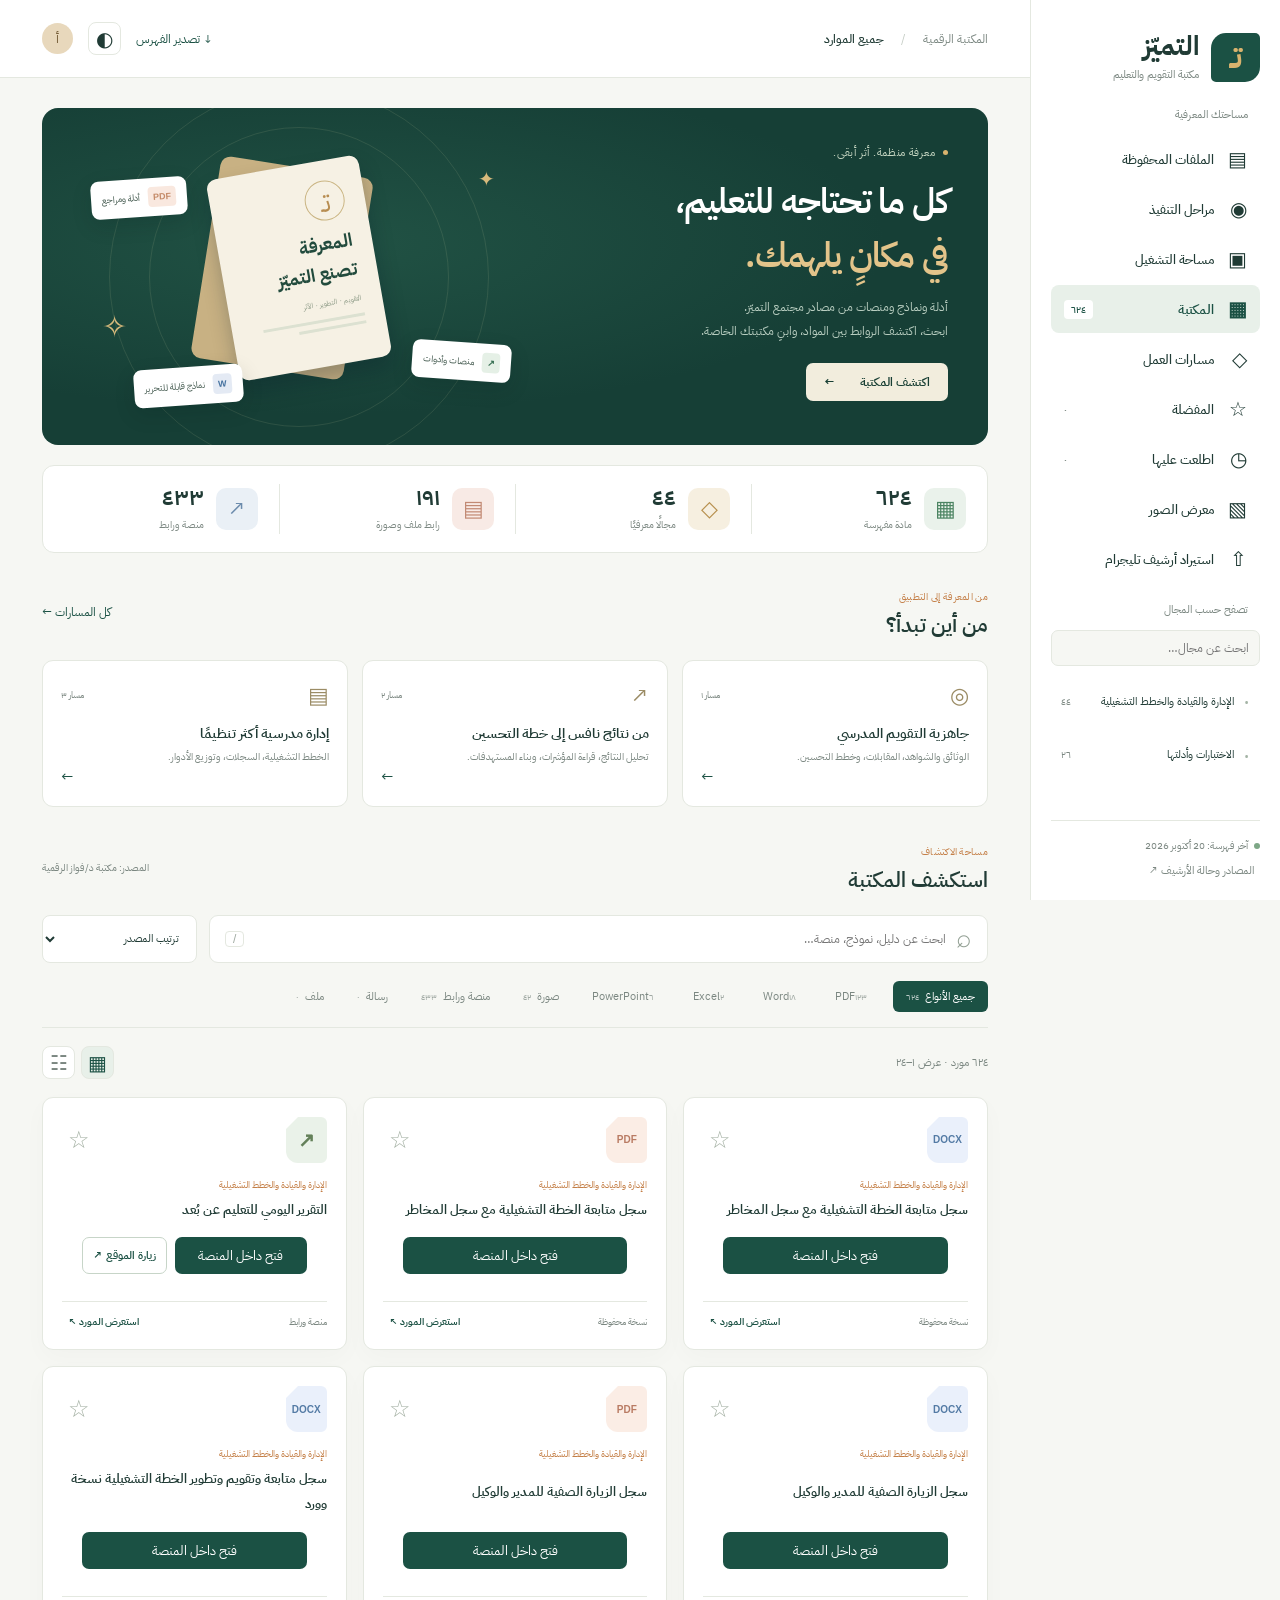
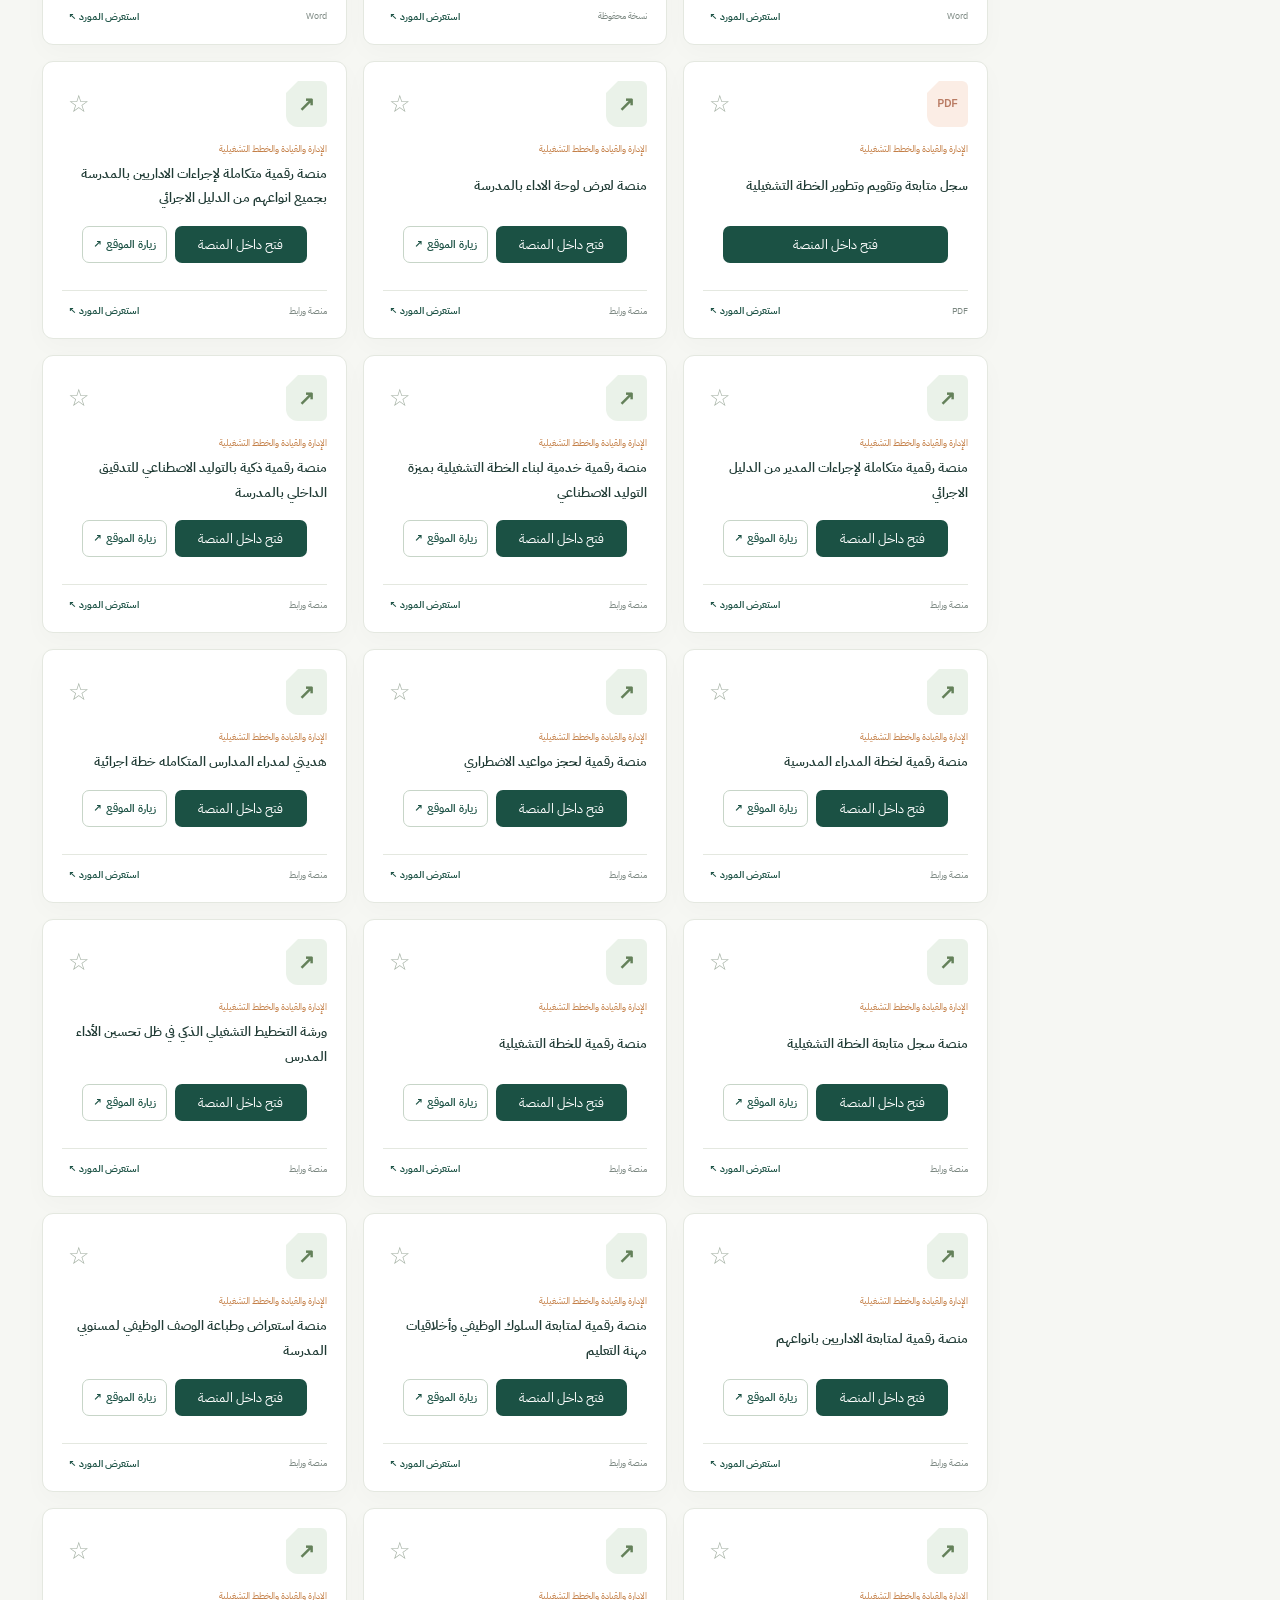
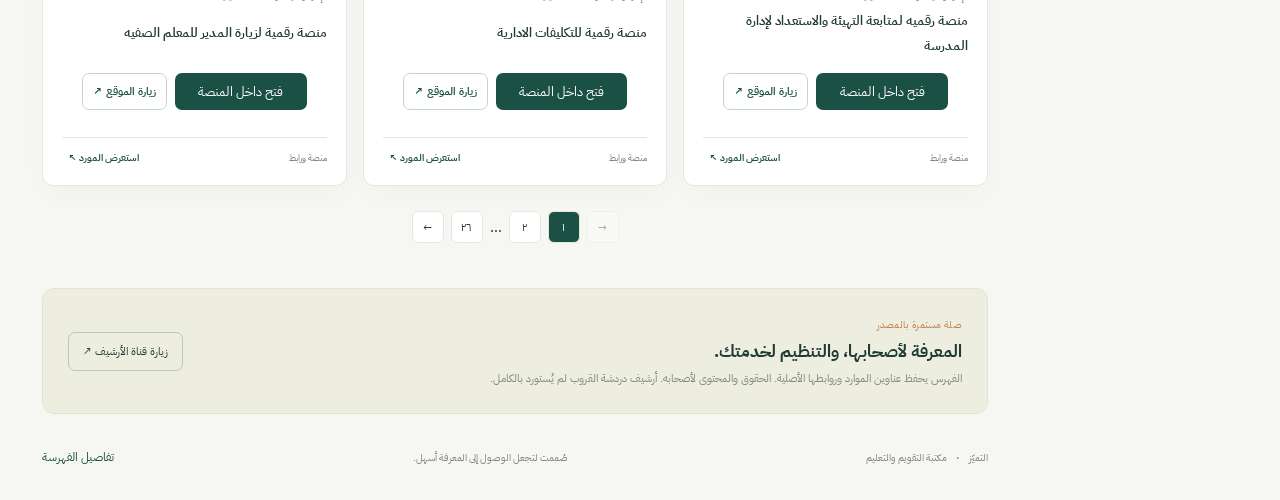
<file: index.html>
<!doctype html>
<html lang="ar" dir="rtl">
<head><meta charset="utf-8"><meta name="viewport" content="width=device-width,initial-scale=1"><meta name="description" content="مكتبة التميّز للتقويم والتعليم: موارد ونماذج وأدلة ومنصات تعليمية، مصنفة وقابلة للبحث مع الاحتفاظ بمصادرها."><meta name="theme-color" content="#143e36"><title>مكتبة التميّز | التقويم والتعليم</title><link rel="stylesheet" href="style.css"><link rel="stylesheet" href="workbench.css"><link rel="stylesheet" href="stages.css"><script defer src="data.js"></script><script defer src="app.js"></script><script defer src="workbench.js"></script><script defer src="stages.js"></script><script defer src="archive-import.js"></script><script defer src="provenance.js"></script></head>
<body>
<a class="skip" href="#main">انتقل إلى المحتوى</a>
<aside class="sidebar" id="sidebar"><a href="#" class="brand" aria-label="مكتبة التميّز، الرئيسية"><span class="brand-mark">تـ</span><span><strong>التميّز</strong><small>مكتبة التقويم والتعليم</small></span></a><div class="sidebar-label">مساحتك المعرفية</div><nav class="nav"><button data-view="stored"><span>▤</span> الملفات المحفوظة</button><button id="stageBtn"><span>◉</span> مراحل التنفيذ</button><button id="workbenchBtn"><span>▣</span> مساحة التشغيل</button><button class="active" data-view="all"><span>▦</span> المكتبة <b id="navTotal">—</b></button><button data-view="paths"><span>◇</span> مسارات العمل</button><button data-view="favorites"><span>☆</span> المفضلة <b id="navFav">0</b></button><button data-view="visited"><span>◷</span> اطلعت عليها <b id="navRead">0</b></button><button data-view="images"><span>▧</span> معرض الصور</button></nav><div class="sidebar-label">تصفح حسب المجال</div><label class="sr-only" for="catSearch">بحث في التصنيفات</label><input id="catSearch" class="cat-search" placeholder="ابحث عن مجال…"><div class="categories" id="categories"></div><div class="sidebar-foot"><span class="status-dot"></span> آخر فهرسة: 20 أكتوبر 2026<button id="coverageBtn">المصادر وحالة الأرشيف ↗</button></div></aside>
<div class="workspace"><header class="topbar"><button id="menuBtn" class="icon-btn mobile-only" aria-label="إظهار القائمة">☰</button><div class="breadcrumb">المكتبة الرقمية <span>/</span> <b id="crumb">جميع الموارد</b></div><div class="top-actions"><button id="exportBtn" class="text-btn">↓ تصدير الفهرس</button><button id="themeBtn" class="icon-btn" aria-label="تبديل المظهر">◐</button><span class="avatar" aria-label="مساحتي">أ</span></div></header>
<main id="main"><section class="hero" id="hero"><div class="hero-copy"><div class="eyebrow"><span></span> معرفة منظمة. أثر أبقى.</div><h1>كل ما تحتاجه للتعليم،<br><em>في مكانٍ يلهمك.</em></h1><p>أدلة ونماذج ومنصات من مصادر مجتمع التميّز.<br>ابحث، اكتشف الروابط بين المواد، وابنِ مكتبتك الخاصة.</p><a href="#library" class="hero-cta">اكتشف المكتبة <span>←</span></a></div><div class="hero-art" aria-hidden="true"><div class="orbit orbit-one"></div><div class="orbit orbit-two"></div><div class="spark s1">✦</div><div class="spark s2">✧</div><div class="art-card art-back"><i></i><i></i><i></i></div><div class="art-card art-front"><div class="art-seal">تـ</div><strong>المعرفة<br>تصنع التميّز</strong><span>التقويم · التطوير · الأثر</span><div class="art-lines"><i></i><i></i></div></div><div class="float-tag tag-pdf"><span>PDF</span> أدلة ومراجع</div><div class="float-tag tag-link"><span>↗</span> منصات وأدوات</div><div class="float-tag tag-doc"><span>W</span> نماذج قابلة للتحرير</div></div></section>
<section class="stats" aria-label="إحصاءات الفهرس"><div><span class="stat-icon mint">▦</span><p><strong id="totalStat">—</strong><small>مادة مفهرسة</small></p></div><div><span class="stat-icon sand">◇</span><p><strong id="catStat">—</strong><small>مجالًا معرفيًا</small></p></div><div><span class="stat-icon rose">▤</span><p><strong id="fileStat">—</strong><small>رابط ملف وصورة</small></p></div><div><span class="stat-icon blue">↗</span><p><strong id="webStat">—</strong><small>منصة ورابط</small></p></div></section>
<section class="quick-start" id="quickStart"><div class="section-heading"><div><span class="kicker">من المعرفة إلى التطبيق</span><h2>من أين تبدأ؟</h2></div><button class="text-btn" id="pathsBtn">كل المسارات ←</button></div><div class="path-grid" id="pathCards"></div></section>
<section id="library" class="library"><div class="section-heading"><div><span class="kicker">مساحة الاكتشاف</span><h2 id="viewTitle">استكشف المكتبة</h2></div><span class="source-note">المصدر: مكتبة د/فواز الرقمية</span></div><div class="search-row"><div class="search-box"><span>⌕</span><label for="query" class="sr-only">ابحث بالعناوين والنصوص المتاحة</label><input id="query" type="search" placeholder="ابحث عن دليل، نموذج، منصة…"><kbd>/</kbd></div><label class="sr-only" for="sort">ترتيب النتائج</label><select id="sort"><option value="source">ترتيب المصدر</option><option value="az">الاسم: أ إلى ي</option><option value="za">الاسم: ي إلى أ</option></select></div><div class="filter-row" id="typeFilters" aria-label="نوع المادة"></div><div class="results-toolbar"><div id="resultCount" role="status" aria-live="polite"></div><div><button id="resetBtn" class="text-btn hidden">مسح التصفية ×</button><button id="gridBtn" class="icon-btn active" aria-label="عرض شبكي" aria-pressed="true">▦</button><button id="listBtn" class="icon-btn" aria-label="عرض قائمة" aria-pressed="false">☷</button></div></div><div id="activeFilters"></div><div id="resourceGrid" class="resource-grid"></div><div class="pagination" id="pagination"></div></section>
<section class="source-banner"><div><span class="kicker">صلة مستمرة بالمصدر</span><h3>المعرفة لأصحابها، والتنظيم لخدمتك.</h3><p>الفهرس يحفظ عناوين الموارد وروابطها الأصلية. الحقوق والمحتوى لأصحابه. أرشيف دردشة القروب لم يُستورد بالكامل.</p></div><a href="https://t.me/silentchannel6" target="_blank" rel="noopener noreferrer" class="outline-link">زيارة قناة الأرشيف ↗</a></section>
<footer><span>التميّز <b>·</b> مكتبة التقويم والتعليم</span><span>صُممت لتجعل الوصول إلى المعرفة أسهل.</span><button class="text-btn" id="footerCoverage">تفاصيل الفهرسة</button></footer></main></div>
<dialog id="workbench" aria-labelledby="workbenchTitle"><div class="bench-head"><div><span class="kicker">مساحة تشغيل موحّدة</span><h2 id="workbenchTitle">الموارد في مكان واحد</h2></div><button class="icon-btn close-modal" aria-label="إغلاق مساحة التشغيل">×</button></div><div class="bench-layout"><aside class="bench-sidebar"><label class="sr-only" for="benchQuery">البحث في مساحة التشغيل</label><input id="benchQuery" type="search" placeholder="ابحث عن منصة أو ملف…"><div class="bench-types"><button data-bench-kind="">الكل</button><button data-bench-kind="منصة ورابط">المنصات</button><button data-bench-kind="PDF">PDF</button><button data-bench-kind="صورة">الصور</button></div><small id="benchCount"></small><div id="benchList"></div></aside><section class="bench-stage"><div class="bench-controls"><span id="benchFormat" class="badge"></span><a id="benchOriginal" target="_blank" rel="noopener noreferrer">فتح المصدر ↗</a><button id="benchBack">→ السابق</button><button id="benchNext">التالي ←</button></div><div class="bench-notice" id="benchNotice">تعمل الأدوات من مصدرها الأصلي. إذا لم تظهر، فقد يمنع المصدر التضمين أو يطلب تسجيل الدخول؛ استخدم «فتح المصدر».</div><div id="benchContent"><div class="empty"><h3>اختر موردًا للبدء</h3><p>المنصات وPDF والصور في مساحة واحدة، مع الانتقال السريع بينها.</p></div></div></section></div></dialog>
<dialog id="resourceDialog" aria-labelledby="detailTitle"><div class="modal-head"><span class="kicker">بطاقة المورد</span><button class="icon-btn close-modal" aria-label="إغلاق">×</button></div><div id="detailBody"></div></dialog>
<dialog id="coverageDialog" aria-labelledby="coverageTitle"><div class="modal-head"><span class="kicker">شفافية الفهرسة</span><button class="icon-btn close-modal" aria-label="إغلاق">×</button></div><h2 id="coverageTitle">المصادر وحالة الأرشيف</h2><p>هذا الإصدار يفهرس المواد المعروضة في مكتبة د/فواز الرقمية، التي عُثر عليها عبر قناة ملفات القروب.</p><div class="coverage-facts"><div><strong id="coverageCount">—</strong><span>مادة محفوظة في الفهرس</span></div><div><strong>13,582</strong><span>ملفًا ظهر في قروب تليجرام عند المعاينة</span></div></div><h3>ما الذي تم إنجازه؟</h3><p>حُفظت العناوين والتصنيفات وروابط المصدر، ورُبطت المواد المتشابهة والنسخ ذات الصيغ المختلفة. البحث يشمل العناوين والتصنيفات والأوصاف، والنصوص المستخرجة من الملفات المحفوظة فقط؛ لا يشمل نص جميع المستندات.</p><h3>ما الذي لم يكتمل؟</h3><p>لم تُنزّل جميع ملفات القروب وصوره، ولم تُقرأ كل الملفات أو تُفحص صلاحية كل رابط. هذا فهرس جزئي من مصدر مرتبط بالقروب، وليس نسخة كاملة من الدردشة. كل بطاقة تبين إن كانت المادة رابط مصدر أو نسخة محفوظة.</p><h3>المصادر الأصلية</h3><ul><li><a href="https://fawazhs.sa/" target="_blank" rel="noopener noreferrer">مكتبة د/فواز الرقمية ↗</a></li><li><a href="https://t.me/silentchannel6" target="_blank" rel="noopener noreferrer">قناة التميّز في التقويم والتعليم ↗</a></li><li><a href="https://t.me/TAqhjT3MFVE1Yzk0" target="_blank" rel="noopener noreferrer">قروب التميّز في التقويم والتعليم ↗</a></li></ul><p class="muted">تاريخ الفهرسة: 20 أكتوبر 2026. المفضلة والملاحظات وسجل الاطلاع تُحفظ في متصفحك على هذا الجهاز.</p></dialog><div id="toast" role="status" aria-live="polite"></div>
</body></html>
</file>
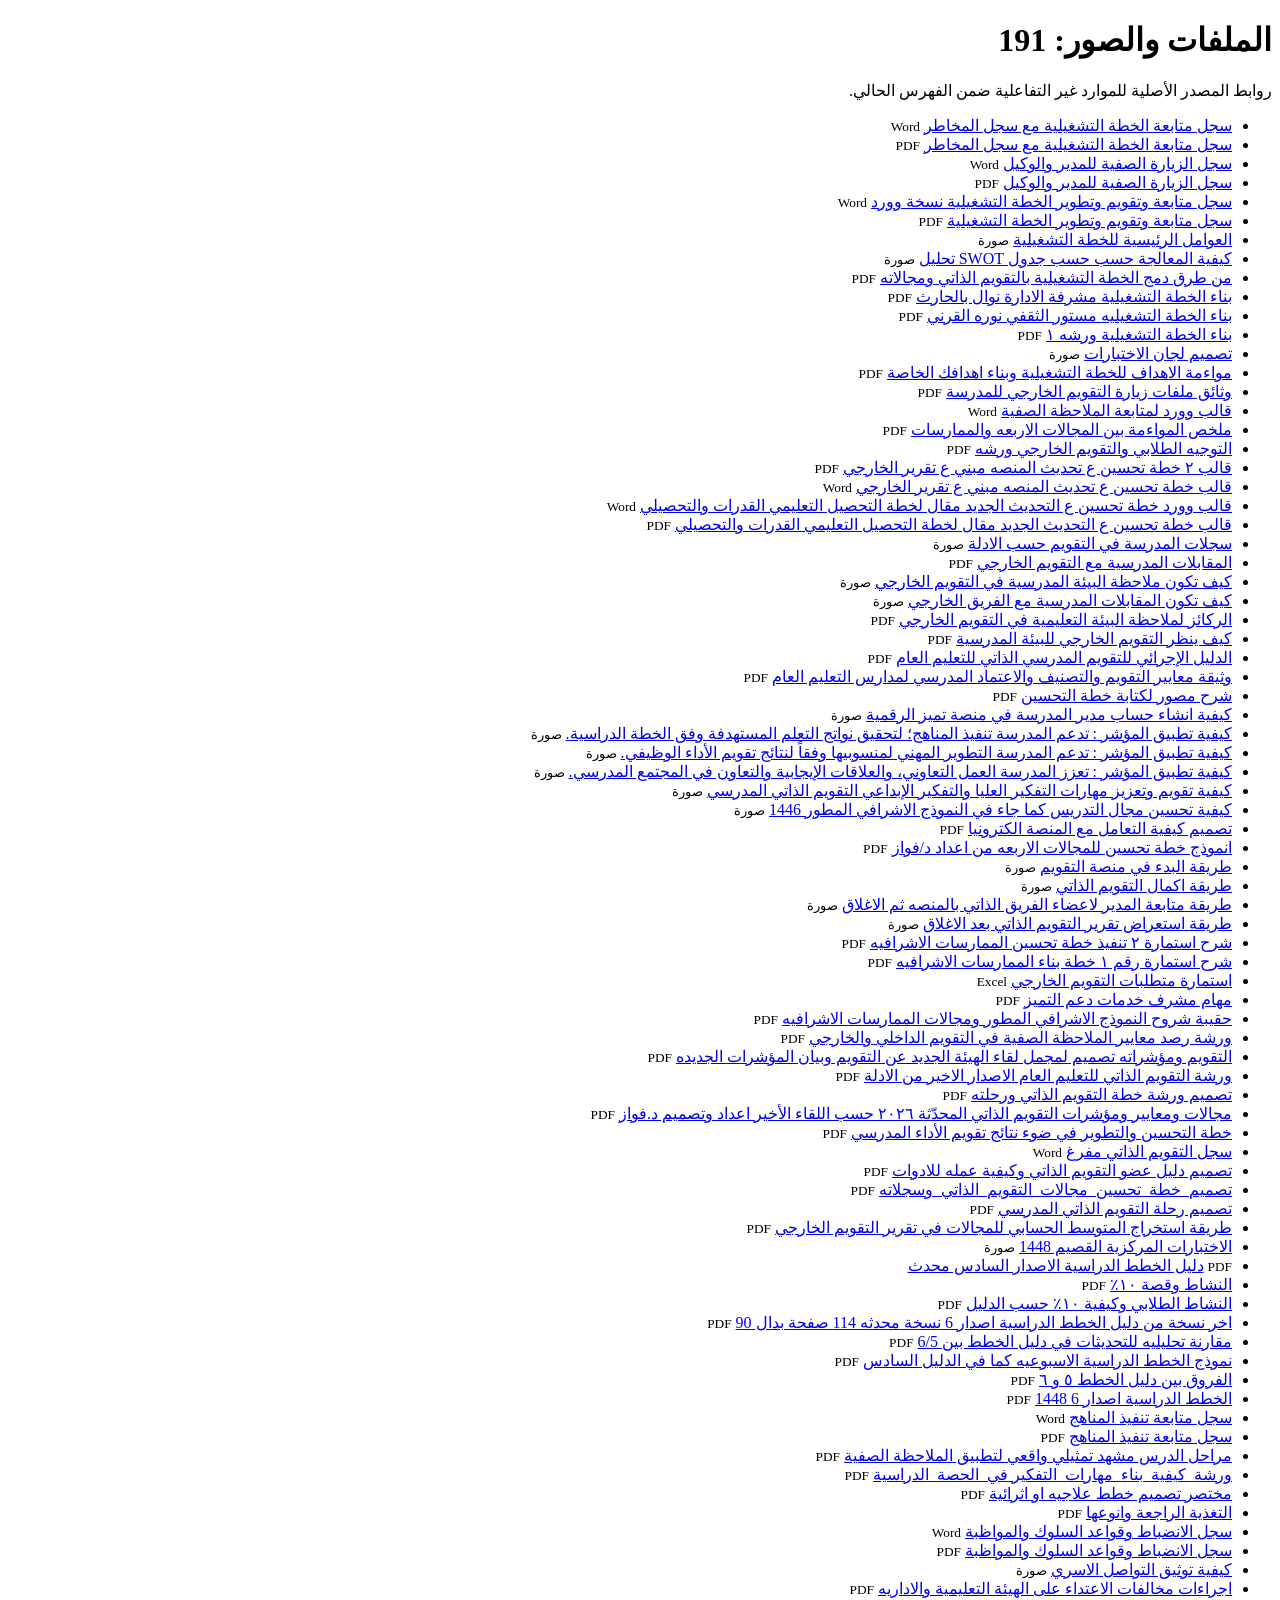
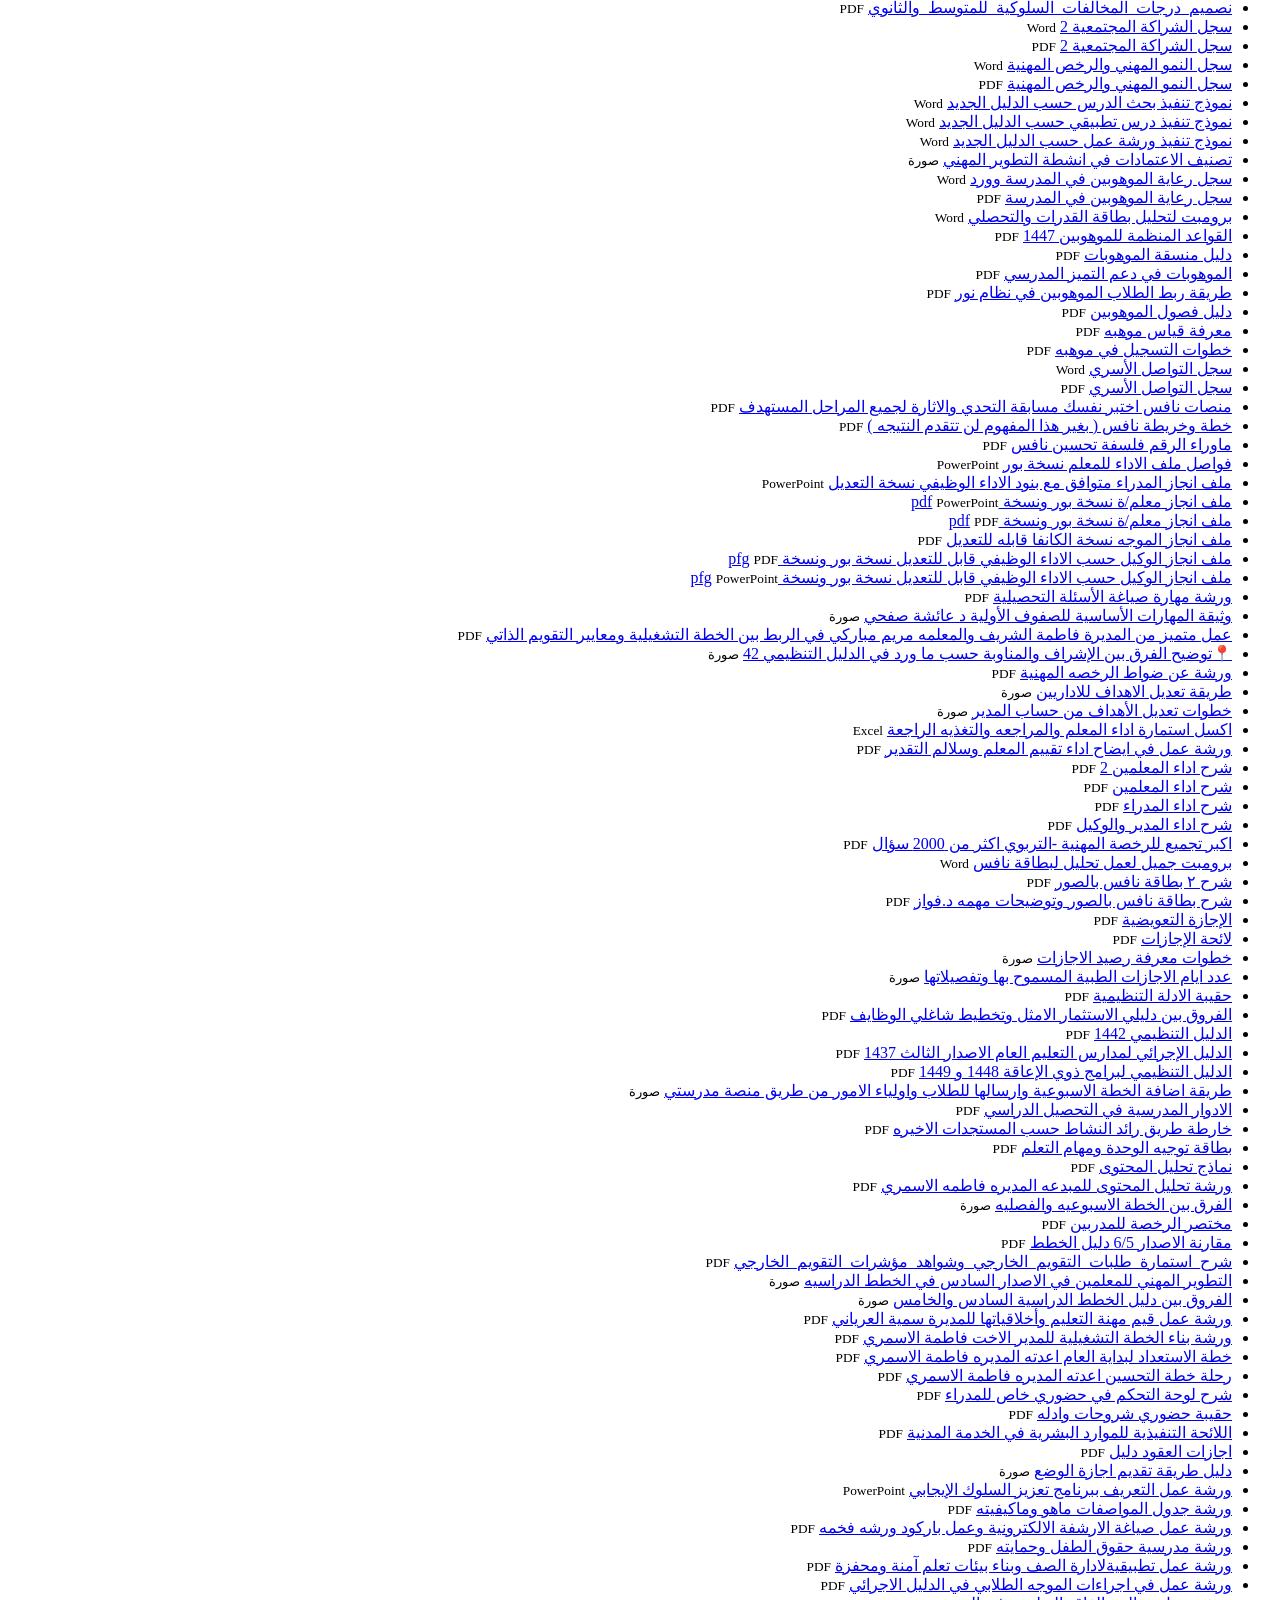
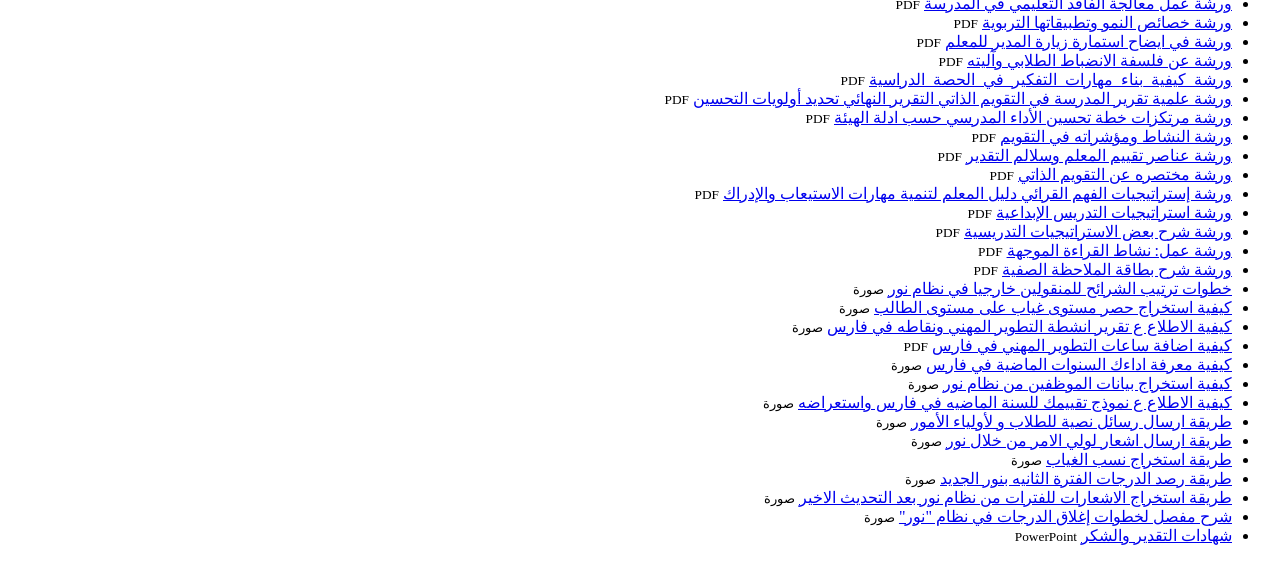
<file: download-list.html>
<!doctype html><html lang="ar" dir="rtl"><meta charset="utf-8"><title>أصول الموارد المفهرسة</title><h1>الملفات والصور: 191</h1><p>روابط المصدر الأصلية للموارد غير التفاعلية ضمن الفهرس الحالي.</p><ul><li><a id="file-6f5040cb8611" href="https://fawazhs.sa/pages/p1792483228500.docx" download>سجل متابعة الخطة التشغيلية مع سجل المخاطر</a> <small>Word</small></li><li><a id="file-3f0d1bb0b77a" href="https://fawazhs.sa/pages/p1792483220959.pdf" download>سجل متابعة الخطة التشغيلية مع سجل المخاطر</a> <small>PDF</small></li><li><a id="file-e890c6622d98" href="https://fawazhs.sa/pages/p1792297602323.docx" download>سجل الزيارة الصفية للمدير والوكيل</a> <small>Word</small></li><li><a id="file-4011f6d12d1b" href="https://fawazhs.sa/pages/p1792297564520.pdf" download>سجل الزيارة الصفية للمدير والوكيل</a> <small>PDF</small></li><li><a id="file-39bbc4335fa1" href="https://fawazhs.sa/pages/p1792218132393.docx" download>سجل متابعة وتقويم وتطوير الخطة التشغيلية  نسخة وورد</a> <small>Word</small></li><li><a id="file-d4e7c2c1de83" href="https://fawazhs.sa/pages/p1792218024186.pdf" download>سجل متابعة وتقويم وتطوير الخطة التشغيلية</a> <small>PDF</small></li><li><a id="file-415f15eacfcc" href="https://fawazhs.sa/pages/p1784130136299.jpg" download>العوامل الرئيسية للخطة التشغيلية</a> <small>صورة</small></li><li><a id="file-dae5183827d7" href="https://fawazhs.sa/pages/p1784130068637.jpg" download>كيفية المعالجة حسب حسب جدول SWOT تحليل</a> <small>صورة</small></li><li><a id="file-8d886b36137b" href="https://fawazhs.sa/pages/p1783862628812.pdf" download>من طرق  دمج الخطة التشغيلية   بالتقويم الذاتي ومجالاته</a> <small>PDF</small></li><li><a id="file-c223d4cde5a9" href="https://fawazhs.sa/pages/p1783860178214.pdf" download>بناء الخطة التشغيلية   مشرفة  الادارة  نوال بالحارث</a> <small>PDF</small></li><li><a id="file-3bc1c111a938" href="https://fawazhs.sa/pages/p1783858202785.pdf" download>بناء الخطة التشغيليه    مستور الثقفي   نوره القرني</a> <small>PDF</small></li><li><a id="file-712323cd06d8" href="https://fawazhs.sa/pages/p1783856750429.pdf" download>بناء الخطة التشغيلية    ورشه ١</a> <small>PDF</small></li><li><a id="file-0eea9bc5348d" href="https://fawazhs.sa/pages/p1784107760275.jpg" download>تصميم لجان  الاختبارات</a> <small>صورة</small></li><li><a id="file-69ecb4f6a69b" href="https://fawazhs.sa/pages/p1792138001541.pdf" download>مواءمة الاهداف  للخطة التشغيلية  وبناء اهدافك الخاصة</a> <small>PDF</small></li><li><a id="file-d3a9cb403700" href="https://fawazhs.sa/pages/p1792134405755.pdf" download>وثائق ملفات زيارة  التقويم الخارجي   للمدرسة</a> <small>PDF</small></li><li><a id="file-ee2e2db2ddca" href="https://fawazhs.sa/pages/p1791986005928.docx" download>قالب وورد لمتابعة الملاحظة الصفية</a> <small>Word</small></li><li><a id="file-a73ba384f93c" href="https://fawazhs.sa/pages/p1791546493905.pdf" download>ملخص  المواءمة بين المجالات الاربعه والممارسات</a> <small>PDF</small></li><li><a id="file-62bf37660989" href="https://fawazhs.sa/pages/p1789713936244.pdf" download>التوجيه الطلابي والتقويم الخارجي    ورشه</a> <small>PDF</small></li><li><a id="file-eb2cda61549a" href="https://fawazhs.sa/pages/p1789310951266.pdf" download>قالب ٢  خطة تحسين  ع تحديث المنصه مبني ع تقرير  الخارجي</a> <small>PDF</small></li><li><a id="file-094225a559aa" href="https://fawazhs.sa/pages/p1789310849857.docx" download>قالب  خطة تحسين  ع تحديث المنصه مبني ع تقرير  الخارجي</a> <small>Word</small></li><li><a id="file-4210b94eb4db" href="https://fawazhs.sa/pages/p1789308313437.docx" download>قالب وورد خطة  تحسين  ع التحديث الجديد   مقال  لخطة التحصيل التعليمي القدرات والتحصيلي</a> <small>Word</small></li><li><a id="file-dbe25609bd5f" href="https://fawazhs.sa/pages/p1789308242465.pdf" download>قالب خطة  تحسين  ع التحديث الجديد   مقال  لخطة التحصيل التعليمي القدرات والتحصيلي</a> <small>PDF</small></li><li><a id="file-2504f55a965a" href="https://fawazhs.sa/pages/p1789126217549.jpg" download>سجلات المدرسة في التقويم  حسب  الادلة</a> <small>صورة</small></li><li><a id="file-9e7751372f99" href="https://fawazhs.sa/pages/p1788510040310.pdf" download>المقابلات المدرسية مع التقويم الخارجي</a> <small>PDF</small></li><li><a id="file-6f36a69b8721" href="https://fawazhs.sa/pages/p1788509591115.jpg" download>كيف تكون ملاحظة البيئة المدرسية في التقويم الخارجي</a> <small>صورة</small></li><li><a id="file-f549b65405d6" href="https://fawazhs.sa/pages/p1788508329327.jpg" download>كيف  تكون المقابلات المدرسية مع الفريق الخارجي</a> <small>صورة</small></li><li><a id="file-f0d3b92c16e4" href="https://fawazhs.sa/pages/p1788506215536.pdf" download>الركائز لملاحظة البيئة التعليمية في التقويم الخارجي</a> <small>PDF</small></li><li><a id="file-8f2e4c152e32" href="https://fawazhs.sa/pages/p1788504238655.pdf" download>كيف  ينظر  التقويم الخارجي   للبيئة المدرسية</a> <small>PDF</small></li><li><a id="file-f40390a75183" href="https://fawazhs.sa/pages/p1784930666543.pdf" download>الدليل الإجرائي للتقويم المدرسي الذاتي للتعليم العام</a> <small>PDF</small></li><li><a id="file-ea9593157cdd" href="https://fawazhs.sa/pages/p1784930446158.pdf" download>وثيقة معايير التقويم والتصنيف والاعتماد المدرسي لمدارس التعليم العام</a> <small>PDF</small></li><li><a id="file-897adc4eec80" href="https://fawazhs.sa/pages/p1784156392544.pdf" download>شرح مصور  لكتابة خطة التحسين</a> <small>PDF</small></li><li><a id="file-51234604a9f5" href="https://fawazhs.sa/pages/p1784132007877.jpg" download>كيفية   انشاء  حساب  مدير المدرسة  في  منصة تميز الرقمية</a> <small>صورة</small></li><li><a id="file-f01527fd1da2" href="https://fawazhs.sa/pages/p1784131904400.jpg" download>كيفية تطبيق المؤشر : تدعم المدرسة تنفيذ المناهج؛ لتحقيق نواتج التعلم المستهدفة وفق الخطة الدراسية.</a> <small>صورة</small></li><li><a id="file-53d4d09f5f6e" href="https://fawazhs.sa/pages/p1784131825325.jpg" download>كيفية تطبيق المؤشر : تدعم المدرسة التطوير المهني لمنسوبيها وفقاً لنتائج تقويم الأداء الوظيفي.</a> <small>صورة</small></li><li><a id="file-a083387a90f3" href="https://fawazhs.sa/pages/p1784131779241.jpg" download>كيفية تطبيق  المؤشر : تعزز المدرسة العمل التعاوني، والعلاقات الإيجابية والتعاون في المجتمع المدرسي.</a> <small>صورة</small></li><li><a id="file-2e80d7e9ab5e" href="https://fawazhs.sa/pages/p1784131126793.jpg" download>كيفية تقويم وتعزيز مهارات التفكير العليا والتفكير الإبداعي التقويم الذاتي المدرسي</a> <small>صورة</small></li><li><a id="file-415ad6afafc3" href="https://fawazhs.sa/pages/p1784131081788.jpg" download>كيفية تحسين مجال التدريس كما جاء في النموذج الاشرافي المطور 1446</a> <small>صورة</small></li><li><a id="file-1a3f53ad8d64" href="https://fawazhs.sa/pages/p1784130343647.pdf" download>تصميم    كيفية التعامل مع المنصة الكترونيا</a> <small>PDF</small></li><li><a id="file-e3632143f981" href="https://fawazhs.sa/pages/p1784106321243.pdf" download>انموذج خطة تحسين للمجالات الاربعه من اعداد د/فواز</a> <small>PDF</small></li><li><a id="file-18db8cf6c056" href="https://fawazhs.sa/pages/p1784063251350.jpg" download>طريقة   البدء   في  منصة التقويم</a> <small>صورة</small></li><li><a id="file-89040b67ba75" href="https://fawazhs.sa/pages/p1784063179102.jpg" download>طريقة اكمال  التقويم الذاتي</a> <small>صورة</small></li><li><a id="file-9f866af17972" href="https://fawazhs.sa/pages/p1784063134571.jpg" download>طريقة متابعة المدير  لاعضاء الفريق الذاتي  بالمنصه  ثم  الاغلاق</a> <small>صورة</small></li><li><a id="file-c86f944c8826" href="https://fawazhs.sa/pages/p1784063066727.jpg" download>طريقة  استعراض  تقرير  التقويم الذاتي  بعد  الاغلاق</a> <small>صورة</small></li><li><a id="file-4ad9b1158d68" href="https://fawazhs.sa/pages/p1784026116688.pdf" download>شرح  استمارة  ٢    تنفيذ  خطة  تحسين الممارسات الاشرافيه</a> <small>PDF</small></li><li><a id="file-d4c726c589ec" href="https://fawazhs.sa/pages/p1784026069301.pdf" download>شرح استمارة  رقم ١ خطة بناء الممارسات الاشرافيه</a> <small>PDF</small></li><li><a id="file-c297173e2ad2" href="https://fawazhs.sa/pages/p1784025314770.xlsx" download>استمارة متطلبات التقويم الخارجي</a> <small>Excel</small></li><li><a id="file-77b207d11f07" href="https://fawazhs.sa/pages/p1784023424978.pdf" download>مهام مشرف خدمات دعم التميز</a> <small>PDF</small></li><li><a id="file-aa29e177a568" href="https://fawazhs.sa/pages/p1784023221400.pdf" download>حقيبة شروح النموذج الاشرافي المطور ومجالات الممارسات الاشرافيه</a> <small>PDF</small></li><li><a id="file-1781898ece16" href="https://fawazhs.sa/pages/p1783975309780.pdf" download>ورشة  رصد معايير  الملاحظة الصفية   في التقويم الداخلي والخارجي</a> <small>PDF</small></li><li><a id="file-f1e62c046b9c" href="https://fawazhs.sa/pages/p1783941382339.pdf" download>التقويم ومؤشراته   ⁨تصميم   لمجمل لقاء الهيئة الجديد عن التقويم وبيان المؤشرات الجديده</a> <small>PDF</small></li><li><a id="file-8bf761c3283b" href="https://fawazhs.sa/pages/p1783971238685.pdf" download>ورشة  التقويم  الذاتي     للتعليم العام      الاصدار الاخير من الادلة</a> <small>PDF</small></li><li><a id="file-580dc4b2f946" href="https://fawazhs.sa/pages/p1783941987429.pdf" download>تصميم  ورشة   خطة التقويم  الذاتي  ورحلته</a> <small>PDF</small></li><li><a id="file-e5fd29d1e9a3" href="https://fawazhs.sa/pages/p1783941245354.pdf" download>مجالات ومعايير ومؤشرات التقويم الذاتي  المحدّثة ٢٠٢٦   حسب اللقاء  الأخير   اعداد وتصميم د.فواز</a> <small>PDF</small></li><li><a id="file-fff75ca17ebc" href="https://fawazhs.sa/pages/p1783941140745.pdf" download>خطة التحسين والتطوير  في ضوء نتائج تقويم الأداء المدرسي</a> <small>PDF</small></li><li><a id="file-5a8efded8cd1" href="https://fawazhs.sa/pages/p1783940923953.doc" download>سجل التقويم  الذاتي   مفرغ</a> <small>Word</small></li><li><a id="file-bd80508e12a0" href="https://fawazhs.sa/pages/p1783940085789.pdf" download>تصميم  دليل   عضو  التقويم   الذاتي  وكيفية عمله  للادوات</a> <small>PDF</small></li><li><a id="file-835e595f672b" href="https://fawazhs.sa/pages/p1783939810128.pdf" download>تصميم_خطة_تحسين_مجالات_التقويم_الذاتي_وسجلاته</a> <small>PDF</small></li><li><a id="file-d09199f5152d" href="https://fawazhs.sa/pages/p1783939600980.pdf" download>تصميم  رحلة  التقويم  الذاتي المدرسي</a> <small>PDF</small></li><li><a id="file-46da0748eee3" href="https://fawazhs.sa/pages/p1783862963195.pdf" download>طريقة استخراج المتوسط  الحسابي   للمجالات  في  تقرير التقويم  الخارجي</a> <small>PDF</small></li><li><a id="file-a5030e85edc1" href="https://fawazhs.sa/pages/p1792343211976.jpg" download>الاختبارات المركزية  القصيم 1448</a> <small>صورة</small></li><li><a id="file-62ecf6735847" href="https://fawazhs.sa/pages/p1792327785486.pdf" download>‎⁨دليل الخطط الدراسية الاصدار السادس محدث⁩</a> <small>PDF</small></li><li><a id="file-1a04fdf4ec23" href="https://fawazhs.sa/pages/p1787413612341.pdf" download>النشاط  وقصة ١٠٪</a> <small>PDF</small></li><li><a id="file-8bd930d6eb75" href="https://fawazhs.sa/pages/p1787407485285.pdf" download>النشاط الطلابي  وكيفية ١٠٪  حسب الدليل</a> <small>PDF</small></li><li><a id="file-9c38595745a7" href="https://fawazhs.sa/pages/p1785860601104.pdf" download>اخر نسخة من دليل  الخطط  الدراسية اصدار 6 نسخة محدثه 114 صفحة بدال 90</a> <small>PDF</small></li><li><a id="file-e6479f1aa8a8" href="https://fawazhs.sa/pages/p1784399396997.pdf" download>مقارنة تحليليه للتحديثات في دليل الخطط بين 6/5</a> <small>PDF</small></li><li><a id="file-b55169718ea9" href="https://fawazhs.sa/pages/p1784060302188.pdf" download>نموذج  الخطط الدراسية  الاسبوعيه   كما في الدليل  السادس</a> <small>PDF</small></li><li><a id="file-880c51a17791" href="https://fawazhs.sa/pages/p1783948251303.pdf" download>الفروق  بين دليل الخطط ٥ و ٦</a> <small>PDF</small></li><li><a id="file-822f079a1c26" href="https://fawazhs.sa/pages/p1783947908174.pdf" download>الخطط الدراسية  اصدار  6   1448</a> <small>PDF</small></li><li><a id="file-584df7724686" href="https://fawazhs.sa/pages/p1792256907085.docx" download>سجل متابعة تنفيذ المناهج</a> <small>Word</small></li><li><a id="file-a14be6f753e1" href="https://fawazhs.sa/pages/p1792256878216.pdf" download>سجل متابعة تنفيذ المناهج</a> <small>PDF</small></li><li><a id="file-758ea6ffef76" href="https://fawazhs.sa/pages/p1791580239895.pdf" download>مراحل الدرس   مشهد تمثيلي واقعي  لتطبيق الملاحظة الصفية</a> <small>PDF</small></li><li><a id="file-212fe9c16e58" href="https://fawazhs.sa/pages/p1784130536117.pdf" download>ورشة_كيفية_بناء_مهارات_التفكير في_الحصة_الدراسية</a> <small>PDF</small></li><li><a id="file-8111d8da8f7b" href="https://fawazhs.sa/pages/p1784106554221.pdf" download>مختصر تصميم خطط علاجيه او اثرائية</a> <small>PDF</small></li><li><a id="file-d516517a5689" href="https://fawazhs.sa/pages/p1783899960888.pdf" download>التغذية الراجعة وانوعها</a> <small>PDF</small></li><li><a id="file-3dddb7f5880a" href="https://fawazhs.sa/pages/p1792256595717.docx" download>سجل الانضباط وقواعد السلوك والمواظبة</a> <small>Word</small></li><li><a id="file-70c8a275f943" href="https://fawazhs.sa/pages/p1792256568709.pdf" download>سجل الانضباط وقواعد السلوك والمواظبة</a> <small>PDF</small></li><li><a id="file-b1359d1ecfe5" href="https://fawazhs.sa/pages/p1790158361410.jpg" download>كيفية توثيق التواصل  الاسري</a> <small>صورة</small></li><li><a id="file-f78133c01c50" href="https://fawazhs.sa/pages/p1784585481813.pdf" download>اجراءات مخالفات الاعتداء على الهيئة التعليمية والاداريه</a> <small>PDF</small></li><li><a id="file-dc54f5f31f71" href="https://fawazhs.sa/pages/p1784106041732.pdf" download>نصميم_درجات_المخالفات_السلوكية_للمتوسط_والثانوي</a> <small>PDF</small></li><li><a id="file-1da6a173d763" href="https://fawazhs.sa/pages/p1792250748778.docx" download>سجل الشراكة المجتمعية 2</a> <small>Word</small></li><li><a id="file-2e03fccb77f5" href="https://fawazhs.sa/pages/p1792250704757.pdf" download>سجل الشراكة المجتمعية 2</a> <small>PDF</small></li><li><a id="file-137272bbbf57" href="https://fawazhs.sa/pages/p1792242090452.docx" download>سجل النمو المهني والرخص المهنية</a> <small>Word</small></li><li><a id="file-f2863c31a5f9" href="https://fawazhs.sa/pages/p1792241983055.pdf" download>سجل النمو المهني والرخص المهنية</a> <small>PDF</small></li><li><a id="file-f560c836ed9d" href="https://fawazhs.sa/pages/p1785798891825.docx" download>نموذج  تنفيذ بحث الدرس  حسب الدليل الجديد</a> <small>Word</small></li><li><a id="file-b2dab6fe9136" href="https://fawazhs.sa/pages/p1785798665121.docx" download>نموذج  تنفيذ درس تطبيقي  حسب الدليل الجديد</a> <small>Word</small></li><li><a id="file-cb29ba563716" href="https://fawazhs.sa/pages/p1785798579517.docx" download>نموذج  تنفيذ ورشة عمل  حسب الدليل الجديد</a> <small>Word</small></li><li><a id="file-2d388fe5d85f" href="https://fawazhs.sa/pages/p1784814186919.jpeg" download>تصنيف  الاعتمادات في انشطة التطوير المهني</a> <small>صورة</small></li><li><a id="file-9d65dbac625d" href="https://fawazhs.sa/pages/p1792225784212.docx" download>سجل رعاية الموهوبين في المدرسة وورد</a> <small>Word</small></li><li><a id="file-caafdfb1a26a" href="https://fawazhs.sa/pages/p1792225658303.pdf" download>سجل رعاية الموهوبين في المدرسة</a> <small>PDF</small></li><li><a id="file-1135c3847f31" href="https://fawazhs.sa/pages/p1787919297447.docx" download>برومبت لتحليل  بطاقة القدرات والتحصلي</a> <small>Word</small></li><li><a id="file-71ba6146c82c" href="https://fawazhs.sa/pages/p1786783666951.pdf" download>القواعد المنظمة للموهوبين 1447</a> <small>PDF</small></li><li><a id="file-ac0b09048487" href="https://fawazhs.sa/pages/p1786783580837.pdf" download>دليل منسقة الموهوبات</a> <small>PDF</small></li><li><a id="file-c4e00cc27acf" href="https://fawazhs.sa/pages/p1786783530145.pdf" download>الموهوبات في دعم  التميز المدرسي</a> <small>PDF</small></li><li><a id="file-cdda5ba994fa" href="https://fawazhs.sa/pages/p1786783466973.pdf" download>طريقة ربط الطلاب الموهوبين في نظام نور</a> <small>PDF</small></li><li><a id="file-254f42680737" href="https://fawazhs.sa/pages/p1786783415184.pdf" download>دليل فصول الموهوبين</a> <small>PDF</small></li><li><a id="file-e59f2e93ba3d" href="https://fawazhs.sa/pages/p1786783028856.pdf" download>معرفة قياس موهبه</a> <small>PDF</small></li><li><a id="file-0fe83e48c885" href="https://fawazhs.sa/pages/p1786782872252.pdf" download>خطوات التسجيل في موهبه</a> <small>PDF</small></li><li><a id="file-0c8b34685fd5" href="https://fawazhs.sa/pages/p1792224559641.docx" download>سجل التواصل الأسري</a> <small>Word</small></li><li><a id="file-8fed2c34785d" href="https://fawazhs.sa/pages/p1792224535090.pdf" download>سجل التواصل الأسري</a> <small>PDF</small></li><li><a id="file-311e64225f4e" href="https://fawazhs.sa/pages/p1790187026464.pdf" download>منصات نافس   اختبر نفسك  مسابقة التحدي والاثارة لجميع المراحل المستهدف</a> <small>PDF</small></li><li><a id="file-2bf1d5db71fb" href="https://fawazhs.sa/pages/p1788948575971.pdf" download>خطة وخريطة نافس  ( بغير هذا المفهوم لن تتقدم النتيجه )</a> <small>PDF</small></li><li><a id="file-2d619cae3fcc" href="https://fawazhs.sa/pages/p1787504369897.pdf" download>ماوراء الرقم    فلسفة تحسين نافس</a> <small>PDF</small></li><li><a id="file-cde64df62392" href="https://fawazhs.sa/pages/p1784158161913.pptx" download>فواصل ملف الاداء للمعلم    نسخة  بور</a> <small>PowerPoint</small></li><li><a id="file-93f878f23170" href="https://fawazhs.sa/pages/p1784158105339.pptx" download>ملف انجاز المدراء  متوافق مع بنود الاداء الوظيفي   نسخة التعديل</a> <small>PowerPoint</small></li><li><a id="file-41ae036845c4" href="https://fawazhs.sa/pages/p1784157889277.pptx" download>ملف انجاز معلم/ة  نسخة بور  ونسخة pdf</a> <small>PowerPoint</small></li><li><a id="file-454a98c6ab3d" href="https://fawazhs.sa/pages/p1784157789404.pdf" download>ملف انجاز معلم/ة  نسخة بور  ونسخة pdf</a> <small>PDF</small></li><li><a id="file-cbeeb70930c6" href="https://fawazhs.sa/pages/p1784157566117.pdf" download>ملف انجاز  الموجه نسخة الكانفا   قابله للتعديل</a> <small>PDF</small></li><li><a id="file-ee62d73d909a" href="https://fawazhs.sa/pages/p1784157340569.pdf" download>ملف انجاز  الوكيل حسب الاداء الوظيفي   قابل للتعديل نسخة بور ونسخة pfg</a> <small>PDF</small></li><li><a id="file-a36c3a51d648" href="https://fawazhs.sa/pages/p1784157277549.pptx" download>ملف انجاز  الوكيل حسب الاداء الوظيفي   قابل للتعديل نسخة بور ونسخة pfg</a> <small>PowerPoint</small></li><li><a id="file-d6348e4891ef" href="https://fawazhs.sa/pages/p1785666001417.pdf" download>ورشة مهارة صياغة الأسئلة التحصيلية</a> <small>PDF</small></li><li><a id="file-23b85f1b7988" href="https://fawazhs.sa/pages/p1784712574317.png" download>وثيقة المهارات الأساسية للصفوف الأولية د عائشة صفحي</a> <small>صورة</small></li><li><a id="file-3087f3bfa5f1" href="https://fawazhs.sa/pages/p1783857810797.pdf" download>عمل متميز من المديرة  فاطمة الشريف والمعلمه  مريم مباركي في الربط بين الخطة التشغيلية ومعايير التقويم الذاتي</a> <small>PDF</small></li><li><a id="file-2230c1a45f0c" href="https://fawazhs.sa/pages/p1784156734333.jpeg" download>📍توضيح الفرق بين الإشراف والمناوبة حسب ما ورد في الدليل التنظيمي 42</a> <small>صورة</small></li><li><a id="file-d8cb367f43ff" href="https://fawazhs.sa/pages/p1783971441991.pdf" download>ورشة عن ضواط الرخصه    المهنية</a> <small>PDF</small></li><li><a id="file-255011cae4a5" href="https://fawazhs.sa/pages/p1785879782372.jpg" download>طريقة تعديل الاهداف للاداريين</a> <small>صورة</small></li><li><a id="file-4a1cbd5291fc" href="https://fawazhs.sa/pages/p1784104511491.png" download>خطوات تعديل الأهداف من حساب المدير</a> <small>صورة</small></li><li><a id="file-70380e51b8e3" href="https://fawazhs.sa/pages/p1784025108541.xlsx" download>اكسل استمارة  اداء المعلم والمراجعه والتغذيه الراجعة</a> <small>Excel</small></li><li><a id="file-7fc71144af29" href="https://fawazhs.sa/pages/p1783958986519.pdf" download>ورشة عمل في ايضاح اداء تقييم المعلم وسلالم التقدير</a> <small>PDF</small></li><li><a id="file-09aeb85e1070" href="https://fawazhs.sa/pages/p1783892391584.pdf" download>شرح اداء المعلمين 2</a> <small>PDF</small></li><li><a id="file-ff38c647cd8d" href="https://fawazhs.sa/pages/p1783892249879.pdf" download>شرح اداء المعلمين</a> <small>PDF</small></li><li><a id="file-dbcd1a111fee" href="https://fawazhs.sa/pages/p1783892113150.pdf" download>شرح اداء المدراء</a> <small>PDF</small></li><li><a id="file-3431c3c6b2b2" href="https://fawazhs.sa/pages/p1783891972767.pdf" download>شرح اداء المدير والوكيل</a> <small>PDF</small></li><li><a id="file-4bffc96a8cbe" href="https://fawazhs.sa/pages/p1791434015157.pdf" download>اكبر تجميع  للرخصة المهنية   -التربوي  اكثر من 2000  سؤال</a> <small>PDF</small></li><li><a id="file-e074f23f18db" href="https://fawazhs.sa/pages/p1787150730634.docx" download>برومبت جميل لعمل تحليل لبطاقة نافس</a> <small>Word</small></li><li><a id="file-2e5d354e49d1" href="https://fawazhs.sa/pages/p1784062246114.pdf" download>شرح ٢  بطاقة نافس بالصور</a> <small>PDF</small></li><li><a id="file-6698db23e63f" href="https://fawazhs.sa/pages/p1784062083785.pdf" download>شرح بطاقة نافس بالصور  وتوضيحات مهمه د.فواز</a> <small>PDF</small></li><li><a id="file-6bdb999568de" href="https://fawazhs.sa/pages/p1784113597633.pdf" download>الإجازة التعويضية</a> <small>PDF</small></li><li><a id="file-2ac5578b659e" href="https://fawazhs.sa/pages/p1784112542309.pdf" download>لائحة الإجازات</a> <small>PDF</small></li><li><a id="file-6510b874741b" href="https://fawazhs.sa/pages/p1784112368848.jpg" download>خطوات معرفة رصيد الاجازات</a> <small>صورة</small></li><li><a id="file-f349f5f473c2" href="https://fawazhs.sa/pages/p1784111327241.jpg" download>عدد ايام الاجازات الطبية المسموح بها وتفصيلاتها</a> <small>صورة</small></li><li><a id="file-1710c56500c6" href="https://fawazhs.sa/pages/p1786444748629.pdf" download>حقيبة الادلة التنظيمية</a> <small>PDF</small></li><li><a id="file-91b8dece75d8" href="https://fawazhs.sa/pages/p1785871049379.pdf" download>الفروق بين دليلي  الاستثمار الامثل وتخطيط شاغلي الوظايف</a> <small>PDF</small></li><li><a id="file-12b98bc7710f" href="https://fawazhs.sa/pages/p1784649503454.pdf" download>الدليل التنظيمي  1442</a> <small>PDF</small></li><li><a id="file-36fac1daf4e1" href="https://fawazhs.sa/pages/p1784646523868.pdf" download>الدليل الإجرائي لمدارس التعليم العام  الاصدار الثالث 1437</a> <small>PDF</small></li><li><a id="file-87e9c0610464" href="https://fawazhs.sa/pages/p1784645088943.pdf" download>الدليل التنظيمي لبرامج ذوي الإعاقة 1448 و 1449</a> <small>PDF</small></li><li><a id="file-9c7ecdacaef4" href="https://fawazhs.sa/pages/p1784063307194.jpg" download>طريقة اضافة الخطة الاسبوعية وارسالها للطلاب واولياء الامور من طريق منصة مدرستي</a> <small>صورة</small></li><li><a id="file-bc9b57508fba" href="https://fawazhs.sa/pages/p1783939907417.pdf" download>الادوار المدرسية  في التحصيل الدراسي</a> <small>PDF</small></li><li><a id="file-93f7d879170c" href="https://fawazhs.sa/pages/p1783863064213.pdf" download>خارطة طريق  رائد النشاط حسب المستجدات  الاخيره</a> <small>PDF</small></li><li><a id="file-241ffcbb1a3f" href="https://fawazhs.sa/pages/p1788604456846.pdf" download>بطاقة توجيه الوحدة ومهام التعلم</a> <small>PDF</small></li><li><a id="file-7ac6ff5f89ec" href="https://fawazhs.sa/pages/p1788604392532.pdf" download>نماذج تحليل المحتوى</a> <small>PDF</small></li><li><a id="file-ef930832ffd6" href="https://fawazhs.sa/pages/p1788604272472.pdf" download>ورشة تحليل المحتوى  للمبدعه  المديره فاطمه الاسمري</a> <small>PDF</small></li><li><a id="file-cacb7e4fba7d" href="https://fawazhs.sa/pages/p1784157115180.jpeg" download>الفرق  بين الخطة  الاسبوعيه   والفصليه</a> <small>صورة</small></li><li><a id="file-27178107cf63" href="https://fawazhs.sa/pages/p1784139903574.pdf" download>مختصر  الرخصة للمدربين</a> <small>PDF</small></li><li><a id="file-e2d1df39f2b2" href="https://fawazhs.sa/pages/p1783981354423.pdf" download>مقارنة الاصدار 6/5 دليل الخطط</a> <small>PDF</small></li><li><a id="file-6b7410890fa2" href="https://fawazhs.sa/pages/p1783980160861.pdf" download>⁨شرح_استمارة_طلبات_التقويم_الخارجي_وشواهد_مؤشرات_التقويم_الخارجي⁩</a> <small>PDF</small></li><li><a id="file-7b96124348a4" href="https://fawazhs.sa/pages/p1783953971400.jpeg" download>التطوير المهني  للمعلمين  في الاصدار السادس  في الخطط الدراسيه</a> <small>صورة</small></li><li><a id="file-1bd0807557a8" href="https://fawazhs.sa/pages/p1783951582465.jpeg" download>الفروق  بين  دليل الخطط الدراسية  السادس  والخامس</a> <small>صورة</small></li><li><a id="file-750f4cedfec8" href="https://fawazhs.sa/pages/p1783862094266.pdf" download>ورشة عمل قيم مهنة التعليم وأخلاقياتها للمديرة سمية العرياني</a> <small>PDF</small></li><li><a id="file-6c04ad66a9c0" href="https://fawazhs.sa/pages/p1783859484925.pdf" download>ورشة  بناء الخطة التشغيلية   للمدير  الاخت فاطمة الاسمري</a> <small>PDF</small></li><li><a id="file-52153896f795" href="https://fawazhs.sa/pages/p1783857020766.pdf" download>خطة الاستعداد لبداية العام  اعدته المديره فاطمة الاسمري</a> <small>PDF</small></li><li><a id="file-6d5fa10ac5da" href="https://fawazhs.sa/pages/p1783775628484.pdf" download>رحلة خطة التحسين  اعدته المديره فاطمة الاسمري</a> <small>PDF</small></li><li><a id="file-ea598241743b" href="https://fawazhs.sa/pages/p1784156048690.pdf" download>شرح لوحة التحكم  في حضوري     خاص للمدراء</a> <small>PDF</small></li><li><a id="file-2feb75e2253c" href="https://fawazhs.sa/pages/p1783891885360.pdf" download>حقيبة حضوري  شروحات  وادله</a> <small>PDF</small></li><li><a id="file-6e2fd0610139" href="https://fawazhs.sa/pages/p1786449644584.pdf" download>اللائحة التنفيذية للموارد البشرية في الخدمة المدنية</a> <small>PDF</small></li><li><a id="file-75f4be7fbc74" href="https://fawazhs.sa/pages/p1786306478567.pdf" download>اجازات العقود دليل</a> <small>PDF</small></li><li><a id="file-12ab123d4f8b" href="https://fawazhs.sa/pages/p1785711442418.png" download>دليل طريقة تقديم اجازة الوضع</a> <small>صورة</small></li><li><a id="file-d6c6f81a1eba" href="https://fawazhs.sa/pages/p1785771255789.pptx" download>ورشة عمل   التعريف ببرنامج تعزيز السلوك الإيجابي</a> <small>PowerPoint</small></li><li><a id="file-148a6878ff72" href="https://fawazhs.sa/pages/p1785769554334.pdf" download>ورشة جدول المواصفات ماهو وماكيفيته</a> <small>PDF</small></li><li><a id="file-3158b5a4034b" href="https://fawazhs.sa/pages/p1785768527842.pdf" download>ورشة عمل    صياغة الارشفة الالكترونية  وعمل  باركود    ورشه  فخمه</a> <small>PDF</small></li><li><a id="file-b0425c92ef90" href="https://fawazhs.sa/pages/p1785587651353.pdf" download>ورشة مدرسية حقوق  الطفل وحمايته</a> <small>PDF</small></li><li><a id="file-249ed8b2ea01" href="https://fawazhs.sa/pages/p1785587446102.pdf" download>ورشة عمل تطبيقيةلادارة الصف وبناء بيئات تعلم آمنة ومحفزة</a> <small>PDF</small></li><li><a id="file-cbc380a688b6" href="https://fawazhs.sa/pages/p1785586871290.pdf" download>ورشة عمل في اجراءات الموجه الطلابي في الدليل الاجرائي</a> <small>PDF</small></li><li><a id="file-d598c47697bb" href="https://fawazhs.sa/pages/p1785586502396.pdf" download>ورشة عمل  معالجة الفاقد التعليمي في المدرسة</a> <small>PDF</small></li><li><a id="file-853dc6c87049" href="https://fawazhs.sa/pages/p1785586328101.pdf" download>ورشة خصائص النمو وتطبيقاتها التربوية</a> <small>PDF</small></li><li><a id="file-e3f8e643957c" href="https://fawazhs.sa/pages/p1785585463606.pdf" download>ورشة في  ايضاح  استمارة زيارة المدير للمعلم</a> <small>PDF</small></li><li><a id="file-b516b7846f09" href="https://fawazhs.sa/pages/p1785585274143.pdf" download>ورشة  عن  فلسفة الانضباط  الطلابي  وآليته</a> <small>PDF</small></li><li><a id="file-4a4450c58a07" href="https://fawazhs.sa/pages/p1785585039887.pdf" download>⁨ورشة_كيفية_بناء_مهارات_التفكير_في_الحصة_الدراسية⁩</a> <small>PDF</small></li><li><a id="file-48dbac0c3642" href="https://fawazhs.sa/pages/p1785584533905.pdf" download>ورشة علمية تقرير المدرسة في التقويم الذاتي التقرير النهائي تحديد أولويات التحسين</a> <small>PDF</small></li><li><a id="file-ec3dbae95c14" href="https://fawazhs.sa/pages/p1785584066702.pdf" download>ورشة مرتكزات خطة تحسين الأداء المدرسي حسب ادلة الهيئة</a> <small>PDF</small></li><li><a id="file-3212900b40ce" href="https://fawazhs.sa/pages/p1785579389960.pdf" download>ورشة   النشاط ومؤشراته في التقويم</a> <small>PDF</small></li><li><a id="file-cda120502204" href="https://fawazhs.sa/pages/p1785578969706.pdf" download>ورشة عناصر تقييم المعلم وسلالم التقدير</a> <small>PDF</small></li><li><a id="file-9ab6a521b23b" href="https://fawazhs.sa/pages/p1785578873437.pdf" download>ورشة مختصره  عن التقويم الذاتي</a> <small>PDF</small></li><li><a id="file-7378d93a1a59" href="https://fawazhs.sa/pages/p1785505167927.pdf" download>ورشة إستراتيجيات الفهم القرائي دليل المعلم لتنمية مهارات الاستيعاب والإدراك</a> <small>PDF</small></li><li><a id="file-1a805504d126" href="https://fawazhs.sa/pages/p1785495449604.pdf" download>ورشة استراتيجيات التدريس الإبداعية</a> <small>PDF</small></li><li><a id="file-8d5837be13ab" href="https://fawazhs.sa/pages/p1785495282846.pdf" download>ورشة شرح بعض الاستراتيجيات التدريسية</a> <small>PDF</small></li><li><a id="file-558b04ee606c" href="https://fawazhs.sa/pages/p1785495083732.pdf" download>ورشة عمل: نشاط القراءة الموجهة</a> <small>PDF</small></li><li><a id="file-e702e00f1381" href="https://fawazhs.sa/pages/p1785494862145.pdf" download>ورشة  شرح   بطاقة الملاحظة الصفية</a> <small>PDF</small></li><li><a id="file-59f761c71c37" href="https://fawazhs.sa/pages/p1785191926824.png" download>خطوات ترتيب الشرائح للمنقولين خارجيا في نظام نور</a> <small>صورة</small></li><li><a id="file-611305ddc5ad" href="https://fawazhs.sa/pages/p1784135568643.jpg" download>كيفية  استخراج حصر مستوى غياب على مستوى الطالب</a> <small>صورة</small></li><li><a id="file-776d6ecbcabe" href="https://fawazhs.sa/pages/p1784131716446.jpg" download>كيفية الاطلاع ع تقرير انشطة التطوير المهني ونقاطه في فارس</a> <small>صورة</small></li><li><a id="file-e8e39b29eec4" href="https://fawazhs.sa/pages/p1784131560594.pdf" download>كيفية اضافة ساعات التطوير المهني في فارس</a> <small>PDF</small></li><li><a id="file-5dd6ecf6fb6e" href="https://fawazhs.sa/pages/p1784131026907.jpg" download>كيفية معرفة اداءك السنوات الماضية في فارس</a> <small>صورة</small></li><li><a id="file-4aae179b46c0" href="https://fawazhs.sa/pages/p1784130236246.jpg" download>كيفية استخراج بيانات الموظفين من نظام نور</a> <small>صورة</small></li><li><a id="file-2b0a7d5429e9" href="https://fawazhs.sa/pages/p1784129633643.jpg" download>كيفية الاطلاع ع نموذج تقييمك للسنة الماضيه في فارس  واستعراضه</a> <small>صورة</small></li><li><a id="file-3ebccb0fd06f" href="https://fawazhs.sa/pages/p1784063614916.jpg" download>طريقة ارسال رسائل نصية للطلاب  و لأولياء الأمور</a> <small>صورة</small></li><li><a id="file-bf2548a7ce6f" href="https://fawazhs.sa/pages/p1784063476934.jpg" download>طريقة  ارسال  اشعار  لولي الامر  من خلال نور</a> <small>صورة</small></li><li><a id="file-34de44b7b463" href="https://fawazhs.sa/pages/p1784062796106.jpg" download>طريقة استخراج  نسب الغياب</a> <small>صورة</small></li><li><a id="file-d63e79d8990c" href="https://fawazhs.sa/pages/p1784062723615.jpg" download>طريقة  رصد الدرجات الفترة الثانيه  بنور  الجديد</a> <small>صورة</small></li><li><a id="file-539695a9025e" href="https://fawazhs.sa/pages/p1784062666482.jpg" download>طريقة استخراج الاشعارات للفترات  من نظام نور بعد التحديث الاخير</a> <small>صورة</small></li><li><a id="file-b33334412b4d" href="https://fawazhs.sa/pages/p1784062508911.jpg" download>شرح مفصل  لخطوات إغلاق الدرجات في نظام &quot;نور&quot;</a> <small>صورة</small></li><li><a id="file-6ce51f35cf42" href="https://fawazhs.sa/pages/p1784560546806.pptx" download>شهادات التقدير والشكر</a> <small>PowerPoint</small></li></ul></html>
</file>
<file: style.css>
@import url('https://fonts.googleapis.com/css2?family=IBM+Plex+Sans+Arabic:wght@400;500;600;700&display=swap');
:root{--bg:#f6f7f3;--paper:#fff;--ink:#203b35;--muted:#7b8781;--line:#e4e8e0;--green:#1b5144;--soft:#e8f0e9;--gold:#d9b36e;--accent:#c47f47;--shadow:0 8px 25px #223c3406}*{box-sizing:border-box}html{scroll-behavior:smooth;scroll-padding-top:90px}body{margin:0;background:var(--bg);color:var(--ink);font:15px 'IBM Plex Sans Arabic',Tahoma,Arial,sans-serif}button,input,select,textarea{font:inherit}button,a,input,select,textarea{-webkit-tap-highlight-color:transparent}button,a{touch-action:manipulation}button{cursor:pointer}a{color:inherit;text-decoration:none}button{border:0;background:none;color:inherit}button:focus-visible,a:focus-visible,input:focus-visible,select:focus-visible,textarea:focus-visible{outline:3px solid #cfaa64;outline-offset:3px}input,textarea,select{color:var(--ink)}.sr-only{position:absolute;width:1px;height:1px;overflow:hidden;clip:rect(0,0,0,0)}.skip{position:fixed;top:-70px;z-index:100;background:var(--green);padding:12px;color:white}.skip:focus{top:0}.sidebar{position:fixed;right:0;top:0;bottom:0;width:250px;background:var(--paper);border-left:1px solid var(--line);display:flex;flex-direction:column;padding:30px 20px 20px;z-index:30}.brand{display:flex;align-items:center;gap:12px;margin-bottom:40px}.brand-mark{background:var(--green);color:var(--gold);width:49px;height:49px;border-radius:15px 5px 15px 5px;display:grid;place-items:center;font-size:32px;font-weight:700}.brand strong{font-size:27px;display:block;line-height:1.2}.brand small{font-size:11px;color:var(--muted)}.sidebar-label{font-size:11px;color:var(--muted);margin:0 12px 12px}.nav{display:grid;gap:5px;margin-bottom:29px}.nav button{display:flex;gap:13px;align-items:center;text-align:right;padding:12px 13px;border-radius:8px;font-size:13px;font-weight:500}.nav button span{font-size:20px;width:20px}.nav button b{font-size:10px;font-weight:500;margin-right:auto;color:var(--muted)}.nav button:hover,.categories button:hover{background:var(--bg)}.nav button.active{background:var(--soft);color:var(--green);font-weight:600}.nav button.active b{background:white;padding:2px 7px;border-radius:4px;color:var(--green)}.cat-search{width:100%;background:var(--bg);border:1px solid var(--line);border-radius:7px;padding:8px 10px;font-size:12px;margin-bottom:9px}.categories{overflow:auto;flex:1;min-height:90px;scrollbar-width:thin}.categories button{width:100%;display:flex;text-align:right;gap:9px;align-items:center;padding:9px 10px;font-size:11px;line-height:1.6;border-radius:7px}.categories button:before{content:'·';font-size:22px;color:#a4b4a5}.categories button b{font-weight:400;color:var(--muted);font-size:10px;margin-right:auto}.categories button.selected{background:var(--soft);color:var(--green)}.sidebar-foot{border-top:1px solid var(--line);padding-top:17px;margin-top:18px;color:var(--muted);font-size:10px}.sidebar-foot button{display:block;margin-top:8px;font-size:11px}.status-dot{display:inline-block;width:6px;height:6px;border-radius:50%;background:#7da786;margin-left:4px}.workspace{margin-right:250px}.topbar{height:78px;background:var(--paper);border-bottom:1px solid var(--line);display:flex;align-items:center;justify-content:space-between;padding:0 42px;gap:15px}.breadcrumb{font-size:12px;color:var(--muted)}.breadcrumb span{margin:0 14px;color:#c5cdc5}.breadcrumb b{font-weight:500;color:var(--ink)}.top-actions{display:flex;align-items:center;gap:15px}.text-btn{font-size:12px;padding:7px 0;color:var(--green)}.icon-btn{width:33px;height:33px;border:1px solid var(--line);border-radius:8px;display:inline-grid;place-items:center;font-size:20px;background:var(--paper)}.icon-btn.active{color:var(--green);background:var(--soft)}.avatar{width:31px;height:31px;border-radius:50%;display:grid;place-items:center;background:#e8d8bc;color:#775f3a;font-size:13px}.mobile-only{display:none}main{max-width:1540px;padding:30px 42px 0;margin:auto}.hero{background:#163f36;color:#fff;border-radius:16px;position:relative;overflow:hidden;display:grid;grid-template-columns:1fr 1fr;min-height:337px;padding:36px 40px}.hero:before{content:'';position:absolute;inset:0;background:radial-gradient(ellipse at 30% 40%,#37796155,transparent 60%);pointer-events:none}.hero-copy{z-index:1}.eyebrow{font-size:11px;letter-spacing:.4px;color:#c6d6c2;display:flex;align-items:center;gap:8px}.eyebrow span{width:5px;height:5px;background:var(--gold);border-radius:50%}h1{font-size:35px;line-height:1.55;font-weight:600;margin:14px 0 11px;letter-spacing:-.8px}h1 em{color:#e3c48a;font-style:normal}.hero p{font-size:12px;line-height:2;color:#b9cec1;margin:0 0 20px}.hero-cta{display:inline-flex;gap:25px;align-items:center;padding:10px 18px;border-radius:7px;color:#173e33;background:#f2eddd;font-size:12px;font-weight:600}.hero-art{position:relative;min-height:265px}.orbit{position:absolute;border:1px solid #d6d5a41f;border-radius:50%;width:300px;height:300px;left:50%;top:50%;transform:translate(-50%,-50%)}.orbit-two{width:380px;height:380px}.art-card{position:absolute;width:154px;height:204px;top:22px;left:50%;border-radius:10px;transform:translateX(-50%) rotate(-10deg)}.art-back{background:#c8b183;transform:translateX(-61%) rotate(9deg);padding:26px 20px}.art-back i{display:block;width:75%;height:5px;background:#a58a55;margin:12px 0;border-radius:9px}.art-front{background:#f6f1e4;color:#224b3d;padding:20px;box-shadow:0 12px 20px #071c2844}.art-seal{font-size:28px;color:#b78d51;border:1px solid #cab583;width:40px;height:40px;display:grid;place-items:center;border-radius:50%;margin-bottom:9px}.art-front strong{display:block;font-size:18px;line-height:1.6}.art-front>span{display:block;font-size:7px;margin-top:9px;color:#8c9a86}.art-lines i{display:block;width:90%;height:3px;background:#dce1d1;margin-top:10px}.art-lines i+ i{width:60%;margin-top:5px}.float-tag{position:absolute;background:#fff;color:#40574c;padding:9px 11px;font-size:9px;border-radius:8px;box-shadow:0 7px 20px #001d1926;display:flex;align-items:center;gap:8px;white-space:nowrap}.float-tag span{font-family:Arial;font-weight:bold;font-size:9px;padding:5px;border-radius:4px;background:#f9e8df;color:#c48a68}.tag-pdf{top:35px;left:2%;transform:rotate(-4deg)}.tag-link{bottom:29px;right:1%;transform:rotate(4deg)}.tag-link span{background:#e5f0e6;color:#387154}.tag-doc{bottom:4px;left:12%;transform:rotate(-4deg)}.tag-doc span{background:#e4eaf4;color:#4773a0}.spark{position:absolute;color:#d8ba7c}.s1{right:20px;top:20px;font-size:20px}.s2{left:20px;bottom:60px;font-size:30px}.stats{display:grid;grid-template-columns:repeat(4,1fr);margin:20px 0 31px;border:1px solid var(--line);border-radius:12px;background:var(--paper);padding:18px 0}.stats>div{display:flex;align-items:center;gap:12px;padding:0 21px;border-left:1px solid var(--line)}.stats>div:last-child{border:0}.stat-icon{width:42px;height:42px;display:grid;place-items:center;font-size:22px;border-radius:10px}.mint{background:#eaf2eb;color:#4c8462}.sand{background:#f6efe0;color:#b68f4d}.rose{background:#f8eae5;color:#c28a74}.blue{background:#eaf0f6;color:#6b8bac}.stats p{margin:0}.stats strong{font-size:23px;line-height:1.2;display:block;font-weight:600;direction:ltr;text-align:right}.stats small{color:var(--muted);font-size:10px}.section-heading{display:flex;align-items:center;justify-content:space-between;gap:15px;margin-bottom:19px}.kicker{font-size:10px;letter-spacing:.3px;color:var(--accent)}h2{font-size:21px;font-weight:600;margin:3px 0 0}.path-grid{display:grid;grid-template-columns:repeat(3,1fr);gap:14px;margin-bottom:32px}.path-card{text-align:right;border:1px solid var(--line);background:var(--paper);border-radius:11px;padding:18px;transition:transform .2s}.path-card:hover{transform:translateY(-3px);border-color:#b7c8b8}.path-top{display:flex;align-items:center;justify-content:space-between}.path-icon{font-size:22px;color:#9b8c65}.path-card small{font-size:9px;color:var(--muted)}.path-card h3{font-size:14px;margin:11px 0 4px;font-weight:600}.path-card p{font-size:10px;color:var(--muted);margin:0;line-height:1.8}.path-card>span{float:left;color:var(--green)}.source-note{font-size:10px;color:var(--muted)}.search-row{display:flex;gap:12px;margin-bottom:18px}.search-box{display:flex;align-items:center;gap:10px;background:var(--paper);border:1px solid var(--line);border-radius:9px;padding:10px 15px;flex:1}.search-box>span{font-size:26px;color:#93a094;line-height:1}.search-box input{background:none;border:0;outline:0;width:100%;font-size:12px;padding:3px 0}.search-box kbd{border:1px solid var(--line);padding:0 7px;border-radius:4px;color:#a1aba3;font:12px Arial}.search-row select{border:1px solid var(--line);background:var(--paper);border-radius:8px;font-size:11px;padding:0 13px;width:155px}.filter-row{display:flex;gap:7px;flex-wrap:wrap;border-bottom:1px solid var(--line);padding-bottom:15px}.filter-row button{font-size:11px;padding:7px 13px;border-radius:6px;color:var(--muted)}.filter-row button.active{background:var(--green);color:white}.filter-row button span{font-size:9px;opacity:.7;margin-right:6px}.results-toolbar{display:flex;align-items:center;justify-content:space-between;margin:18px 0;font-size:11px;color:var(--muted)}.results-toolbar>div:last-child{display:flex;gap:6px;align-items:center}.resource-grid{display:grid;grid-template-columns:repeat(3,minmax(0,1fr));gap:16px}.resource-card{background:var(--paper);border:1px solid var(--line);padding:19px;border-radius:11px;display:flex;flex-direction:column;min-height:230px;box-shadow:var(--shadow);transition:transform .15s,border-color .15s}.resource-card:hover{transform:translateY(-3px);border-color:#b9cabc}.card-top{display:flex;align-items:center;justify-content:space-between}.format-icon{width:41px;height:46px;border-radius:6px 6px 6px 12px;display:grid;place-items:center;font:700 10px Arial;color:#b97b63;background:#fbede5;position:relative}.format-icon:after{content:'';position:absolute;top:0;left:0;border:6px solid transparent;border-top-color:var(--paper);border-left-color:var(--paper)}.format-icon.web{background:#eaf2e9;color:#64815a;font-size:20px}.format-icon.word{background:#eaf0fb;color:#547ba5}.format-icon.excel{background:#e3f2e9;color:#4d875f}.format-icon.image{background:#f4eddf;color:#b69a65;font-size:20px}.format-icon.powerpoint{background:#faede5;color:#c4784d}.bookmark{font-size:24px;color:#a6b2a5;line-height:1}.bookmark.saved{color:#b28b44}.resource-card .cat{font-size:9px;color:var(--accent);margin:15px 0 6px;white-space:nowrap;overflow:hidden;text-overflow:ellipsis}.resource-title{display:block;text-align:right;font-size:13px;font-weight:600;line-height:1.9;padding:0;margin:0 0 15px;flex:1;overflow-wrap:anywhere}.resource-title:hover{color:#67895b}.card-bottom{border-top:1px solid var(--line);padding-top:11px;display:flex;align-items:center;justify-content:space-between;gap:6px}.card-bottom small{font-size:9px;color:var(--muted)}.card-bottom button{font-size:10px;color:var(--green);font-weight:600}.read-mark{color:#7c987a;margin-left:4px}.resource-grid.list{grid-template-columns:1fr}.list .resource-card{min-height:90px;display:grid;grid-template-columns:85px 1fr 180px;gap:10px}.list .card-top{grid-row:1/3}.list .cat{margin:0}.list .resource-title{margin:0}.list .card-bottom{grid-column:3;grid-row:1/3;border:0}.image-thumb{width:100%;height:155px;object-fit:contain;background:#f7f5ed;border-radius:7px;margin-bottom:10px}.pagination{display:flex;justify-content:center;gap:7px;align-items:center;padding:25px 0}.pagination button{border:1px solid var(--line);background:var(--paper);border-radius:6px;min-width:32px;height:32px;font-size:11px}.pagination button.active{background:var(--green);color:white}.pagination button:disabled{opacity:.4;cursor:default}.source-banner{background:#edeedf;border:1px solid #e1e4d4;border-radius:12px;padding:23px 25px;margin-top:20px;display:flex;align-items:center;justify-content:space-between;gap:25px}.source-banner h3{font-size:17px;margin:5px 0}.source-banner p{font-size:11px;color:#7f8b78;line-height:1.9;margin:0;max-width:680px}.outline-link{border:1px solid #bcc9b3;border-radius:7px;padding:10px 14px;white-space:nowrap;font-size:11px}footer{padding:27px 0;display:flex;justify-content:space-between;align-items:center;gap:15px;color:var(--muted);font-size:10px}footer b{margin:0 7px;color:var(--accent)}dialog{border:1px solid var(--line);background:var(--paper);color:var(--ink);border-radius:15px;padding:28px;max-width:800px;width:calc(100% - 32px);max-height:88vh;box-shadow:0 30px 100px #092c3b33}dialog::backdrop{background:#092c3baa;backdrop-filter:blur(4px)}.modal-head{display:flex;align-items:center;justify-content:space-between;margin-bottom:17px}.modal-head .icon-btn{font-size:25px}dialog h2{font-size:23px;line-height:1.7}dialog h3{font-size:15px;margin:25px 0 10px}dialog p,dialog li{font-size:13px;line-height:2.1}dialog a{color:#5d8358}.muted{color:var(--muted)}.detail-meta{display:flex;gap:8px;flex-wrap:wrap;margin:12px 0}.badge{font-size:10px;background:var(--soft);padding:5px 9px;border-radius:5px}.detail-actions{display:flex;gap:10px;flex-wrap:wrap;margin:20px 0}.primary-link{background:var(--green);color:white!important;border-radius:7px;padding:10px 18px;font-size:12px}.preview{border:1px solid var(--line);border-radius:8px;width:100%;height:450px;background:#eee}.image-preview{display:block;width:100%;max-height:500px;object-fit:contain;background:#f5f4ee}.preview-help{font-size:11px!important;color:var(--muted)}.note-label{display:block;font-size:12px;margin:15px 0 6px}#userNote{width:100%;min-height:88px;background:var(--bg);border:1px solid var(--line);border-radius:7px;padding:10px;font-size:12px}.related{display:grid;gap:7px}.related button{text-align:right;font-size:12px;line-height:1.8;padding:10px 12px;border:1px solid var(--line);border-radius:7px}.related button span{color:var(--muted);font-size:10px;display:block}.coverage-facts{display:grid;grid-template-columns:1fr 1fr;gap:10px}.coverage-facts>div{background:var(--soft);border-radius:9px;padding:20px}.coverage-facts strong{font-size:25px;display:block}.coverage-facts span{font-size:11px;color:var(--muted)}#toast{position:fixed;bottom:25px;left:25px;padding:12px 22px;background:var(--green);color:white;z-index:100;border-radius:8px;font-size:12px;display:none}.empty{grid-column:1/-1;background:var(--paper);border:1px dashed var(--line);padding:50px 20px;text-align:center;border-radius:10px}.empty h3{font-size:18px}.empty p{font-size:12px;color:var(--muted)}.empty button{padding:9px 20px;background:var(--green);color:white;border-radius:6px;font-size:12px}.chip{display:inline-flex;background:var(--soft);border-radius:20px;padding:5px 11px;font-size:10px;margin-bottom:14px}.hidden{display:none!important}body.dark{--bg:#14241f;--paper:#1c3029;--ink:#e0e9dd;--muted:#9bafa2;--line:#33473b;--green:#81b696;--soft:#2b4335;--accent:#dbb581;--shadow:none}body.dark .hero{background:#0d2c23}body.dark .brand-mark,body.dark .primary-link,body.dark .filter-row button.active,body.dark .pagination button.active{background:#345d47;color:white}body.dark .source-banner{background:#283b2e;border-color:#3d513c}body.dark .nav button.active b{background:#20372b}body.dark .search-box input{color:var(--ink)}
@media(min-width:1500px){.hero{min-height:360px}h1{font-size:40px}.hero-art{margin-left:50px}.resource-grid{grid-template-columns:repeat(4,minmax(0,1fr))}}@media(max-width:1100px){.sidebar{width:215px;padding:25px 15px 15px}.workspace{margin-right:215px}main{padding:25px}.topbar{padding:0 25px}.hero{padding:28px;min-height:310px}h1{font-size:29px}.hero-art{transform:scale(.85)}.stats>div{padding:0 13px;gap:8px}.stats strong{font-size:21px}.stat-icon{width:32px;height:36px}.resource-grid{grid-template-columns:repeat(2,minmax(0,1fr))}.tag-link{right:-10%}.tag-pdf{left:-10%}}@media(max-width:760px){.sidebar{transform:translateX(100%);transition:transform .2s;width:255px;box-shadow:-20px 0 40px #14251a20}.sidebar.open{transform:translateX(0)}.workspace{margin:0}.mobile-only{display:inline-grid}.topbar{height:65px;padding:0 18px}.breadcrumb{margin-left:auto;font-size:11px}.breadcrumb span{margin:0 7px}.top-actions{gap:9px}.top-actions .text-btn{display:none}main{padding:18px}.hero{padding:25px;grid-template-columns:1fr;min-height:auto}.hero-art{position:absolute;width:240px;height:260px;left:-90px;top:45px;opacity:.2;transform:scale(1)}.hero-copy{max-width:100%}h1{font-size:31px}.hero p{font-size:11px}.stats{grid-template-columns:repeat(2,1fr);gap:20px 0;padding:20px 0}.stats>div:nth-child(2){border:0}.path-grid{grid-template-columns:1fr}.path-card{padding:14px 17px}.path-card h3{margin:6px 0}.path-card:nth-child(n+3){display:none}.paths-view .path-card{display:block}.section-heading{gap:8px}h2{font-size:19px}.source-note{font-size:8px;max-width:110px}.search-row{gap:7px}.search-row select{width:110px;font-size:10px}.filter-row{gap:3px}.filter-row button{padding:7px 9px;font-size:10px}.resource-grid{gap:10px}.resource-card{padding:14px;min-height:224px}.resource-title{font-size:12px}.resource-card .cat{font-size:8px}.card-bottom small{font-size:8px}.card-bottom button{font-size:9px}.source-banner{display:block;padding:20px}.outline-link{display:inline-block;margin-top:15px}.source-banner h3{font-size:16px}footer{flex-wrap:wrap;font-size:9px;gap:8px}.list .resource-card{grid-template-columns:55px 1fr}.list .card-bottom{grid-column:2;grid-row:3;padding-top:0}.list .card-top{align-items:flex-start}.list .bookmark{font-size:20px}.list .format-icon{width:28px;height:35px;font-size:8px}.list .card-top{gap:3px}dialog{padding:20px}.coverage-facts{grid-template-columns:1fr}.preview{height:350px}}@media(prefers-reduced-motion:reduce){*{scroll-behavior:auto!important;transition:none!important}}

/* Paired actions for resources that lead to websites or platforms */
.card-open{display:flex;align-items:stretch;gap:8px;margin:0 0 13px}
.card-open .primary-link{flex:1;text-align:center;white-space:nowrap;padding:9px 8px}
.side-link{display:inline-flex;align-items:center;justify-content:center;gap:4px;border:1px solid #c7d5c8;background:var(--paper);color:var(--green);border-radius:7px;padding:8px 10px;font-size:11px;font-weight:600;white-space:nowrap;transition:background .15s,border-color .15s,transform .15s}
.side-link:hover{background:var(--soft);border-color:#9db6a1;transform:translateY(-1px)}
body.dark .side-link{border-color:#4a6654;color:var(--ink)}
@media(max-width:760px){.card-open{gap:5px}.card-open .primary-link{font-size:10px;padding:8px 4px}.side-link{font-size:10px;padding:7px 5px}}
</file>
<file: workbench.css>
#workbench{max-width:1500px;width:96vw;height:92vh;max-height:92vh;padding:0;overflow:hidden}.bench-head{height:80px;display:flex;align-items:center;justify-content:space-between;padding:16px 23px;border-bottom:1px solid var(--line);gap:15px}.bench-head h2{font-size:16px;margin:0;white-space:nowrap;overflow:hidden;text-overflow:ellipsis;max-width:80vw}.bench-layout{display:grid;grid-template-columns:290px 1fr;height:calc(100% - 80px)}.bench-sidebar{border-left:1px solid var(--line);padding:15px;display:flex;flex-direction:column;min-height:0;background:var(--bg)}.bench-sidebar input{width:100%;padding:10px;border:1px solid var(--line);background:var(--paper);border-radius:7px;font-size:12px}.bench-sidebar>small{font-size:10px;color:var(--muted);margin:12px 0}.bench-types{display:flex;gap:3px;margin-top:10px}.bench-types button{font-size:10px;padding:6px 9px;border-radius:5px}.bench-types button.selected{background:var(--green);color:var(--paper)}#benchList{overflow:auto;flex:1;scrollbar-width:thin}#benchList button{padding:12px;text-align:right;width:100%;border-bottom:1px solid var(--line);border-radius:5px}#benchList button.selected{background:var(--soft)}#benchList b{display:block;font-size:11px;font-weight:500;line-height:1.8}#benchList small{font-size:9px;color:var(--muted)}.bench-stage{display:flex;flex-direction:column;min-width:0;min-height:0}.bench-controls{padding:10px 15px;display:flex;gap:15px;align-items:center;border-bottom:1px solid var(--line);flex-wrap:wrap;font-size:11px}.bench-controls button{font-size:11px}.bench-controls button:disabled{opacity:.3}.bench-notice{padding:8px 15px;color:var(--muted);font-size:10px;border-bottom:1px solid var(--line);line-height:1.8}#benchContent{flex:1;min-height:0;overflow:auto;background:var(--bg)}.bench-frame{border:0;width:100%;height:100%;display:block;background:white}.bench-image{display:block;object-fit:contain;width:100%;height:100%;background:#eee}.bench-file{text-align:center;margin:60px auto;padding:25px;max-width:500px}.bench-file .format-icon{margin:auto}.bench-file h3{font-size:20px}.bench-file p{font-size:13px}.bench-file a{display:inline-block}@media(max-width:760px){.bench-layout{grid-template-columns:1fr;grid-template-rows:190px 1fr}.bench-sidebar{border-bottom:1px solid var(--line);border-left:0;padding:10px}.bench-types{position:absolute;left:20px;top:114px}.bench-sidebar>small{margin:5px 0}.bench-sidebar input{max-width:65%}#benchList{display:flex;gap:5px}#benchList button{min-width:210px;width:210px;border:1px solid var(--line);padding:7px}#benchList b{font-size:10px}.bench-controls{gap:10px;padding:8px}.bench-controls .badge{font-size:9px}.bench-notice{font-size:9px}.bench-head{height:70px;padding:12px}.bench-layout{height:calc(100% - 70px)}}

.card-open{padding:0 20px 14px}.card-open button{width:100%;font-size:13px}.bench-text{padding:24px;max-width:950px;margin:auto}.bench-text pre{white-space:pre-wrap;overflow-wrap:anywhere;font:inherit;line-height:2}.resource-card .card-open .primary-link:focus-visible{outline:3px solid var(--green);outline-offset:3px}
</file>
<file: stages.css>
.text-reader{margin-top:22px;border:1px solid var(--line);border-radius:8px;padding:14px}.text-reader summary{cursor:pointer;font-size:13px;font-weight:600}.text-reader pre{white-space:pre-wrap;overflow-wrap:anywhere;font:13px/2 'IBM Plex Sans Arabic',Tahoma,sans-serif;max-height:430px;overflow:auto;direction:rtl;text-align:right;background:var(--bg);padding:18px;border-radius:7px}.stage-rows{margin:22px 0}.stage-rows>div{padding:15px 0;border-bottom:1px solid var(--line)}.stage-rows b{font-size:14px}.stage-rows .badge{float:left}.stage-rows p{color:var(--muted);font-size:12px;line-height:1.9;margin-bottom:0}.sidebar .brand{margin-bottom:22px}.sidebar .nav{gap:2px;margin-bottom:18px}.sidebar .nav button{padding-top:9px;padding-bottom:9px}
</file>
